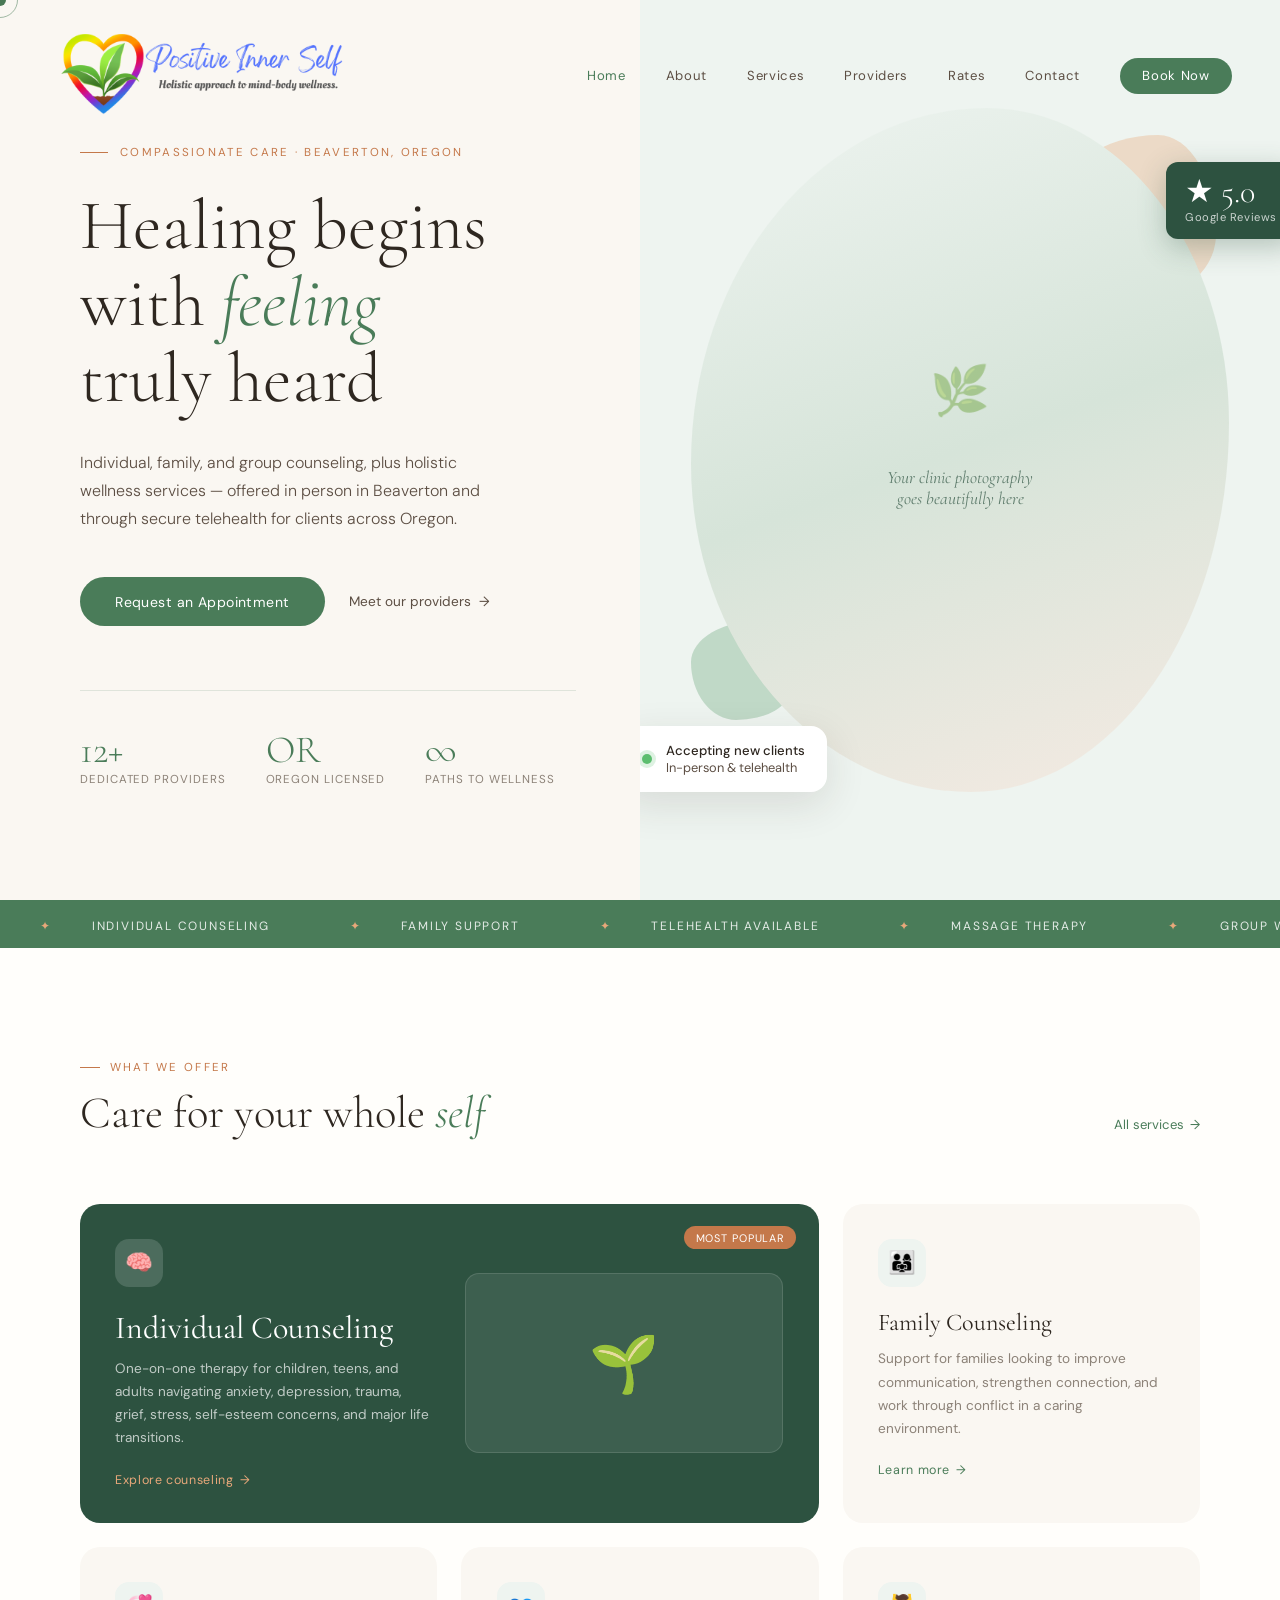
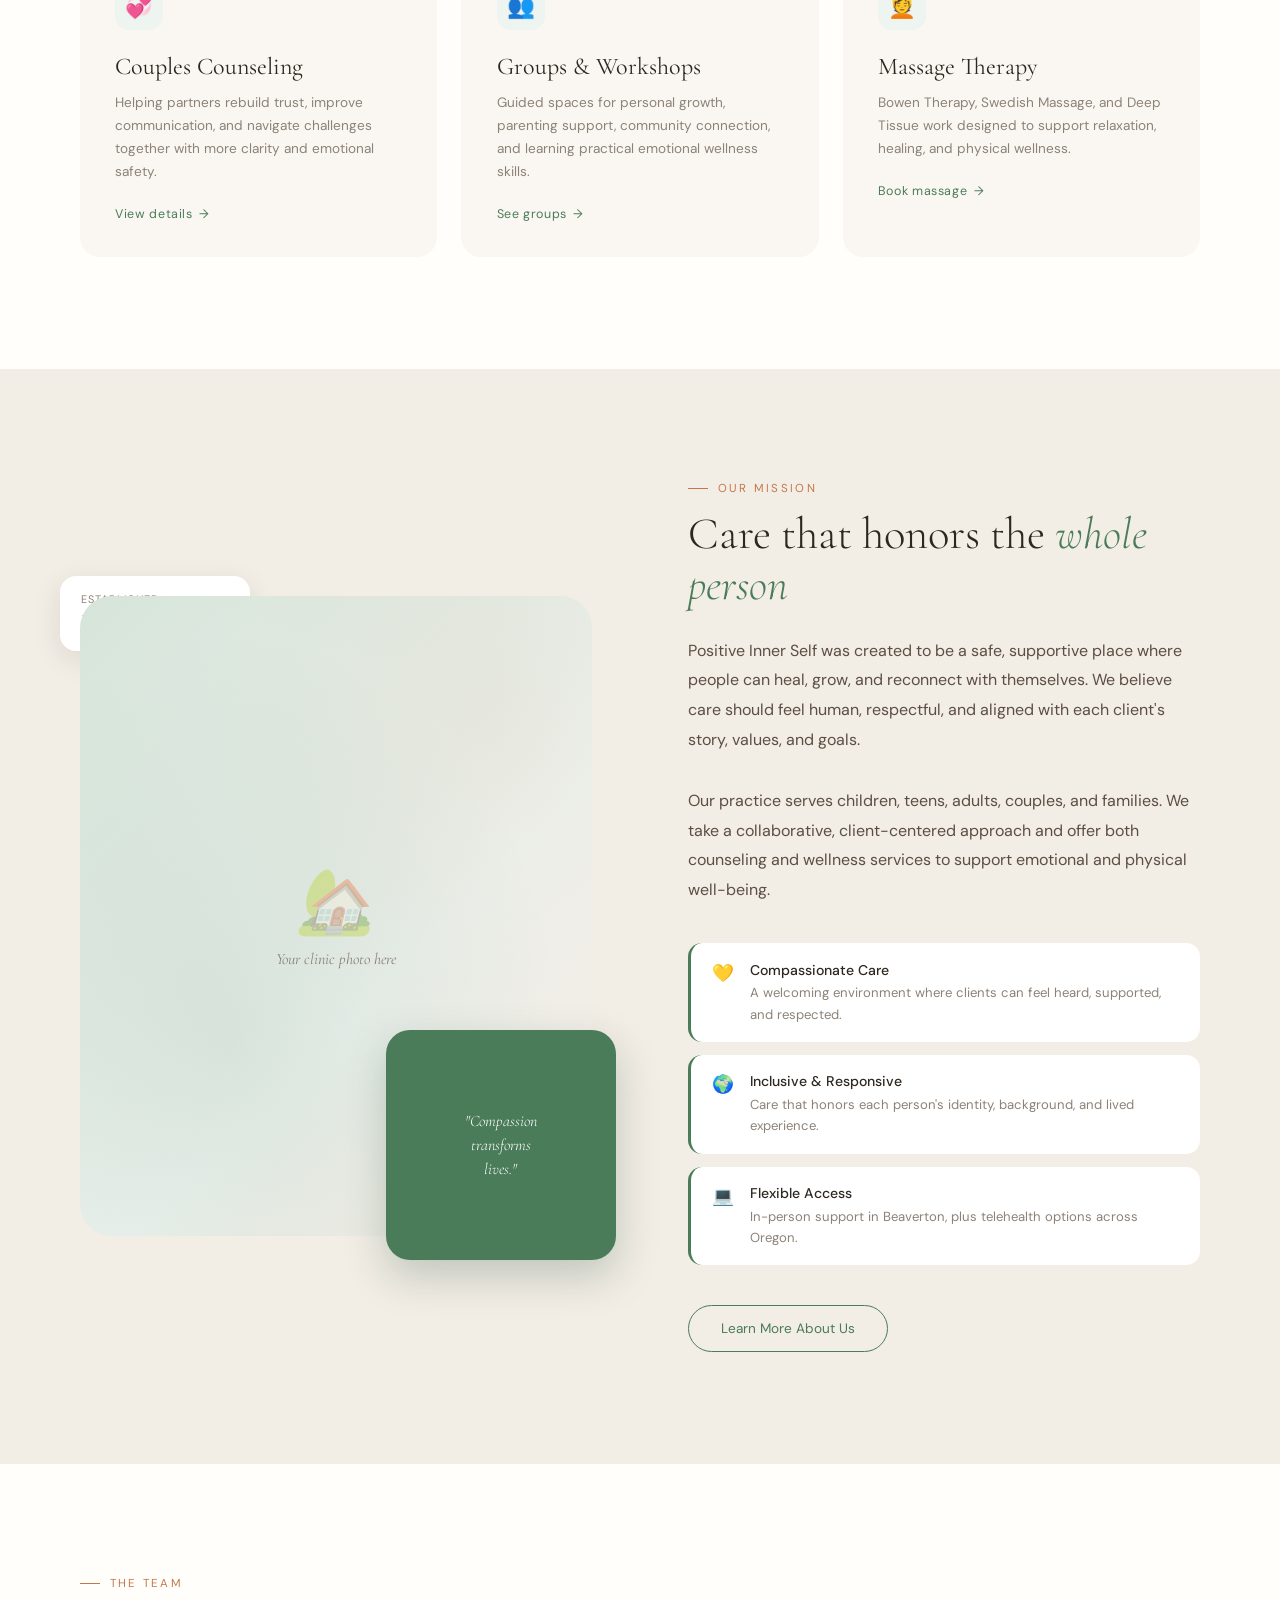
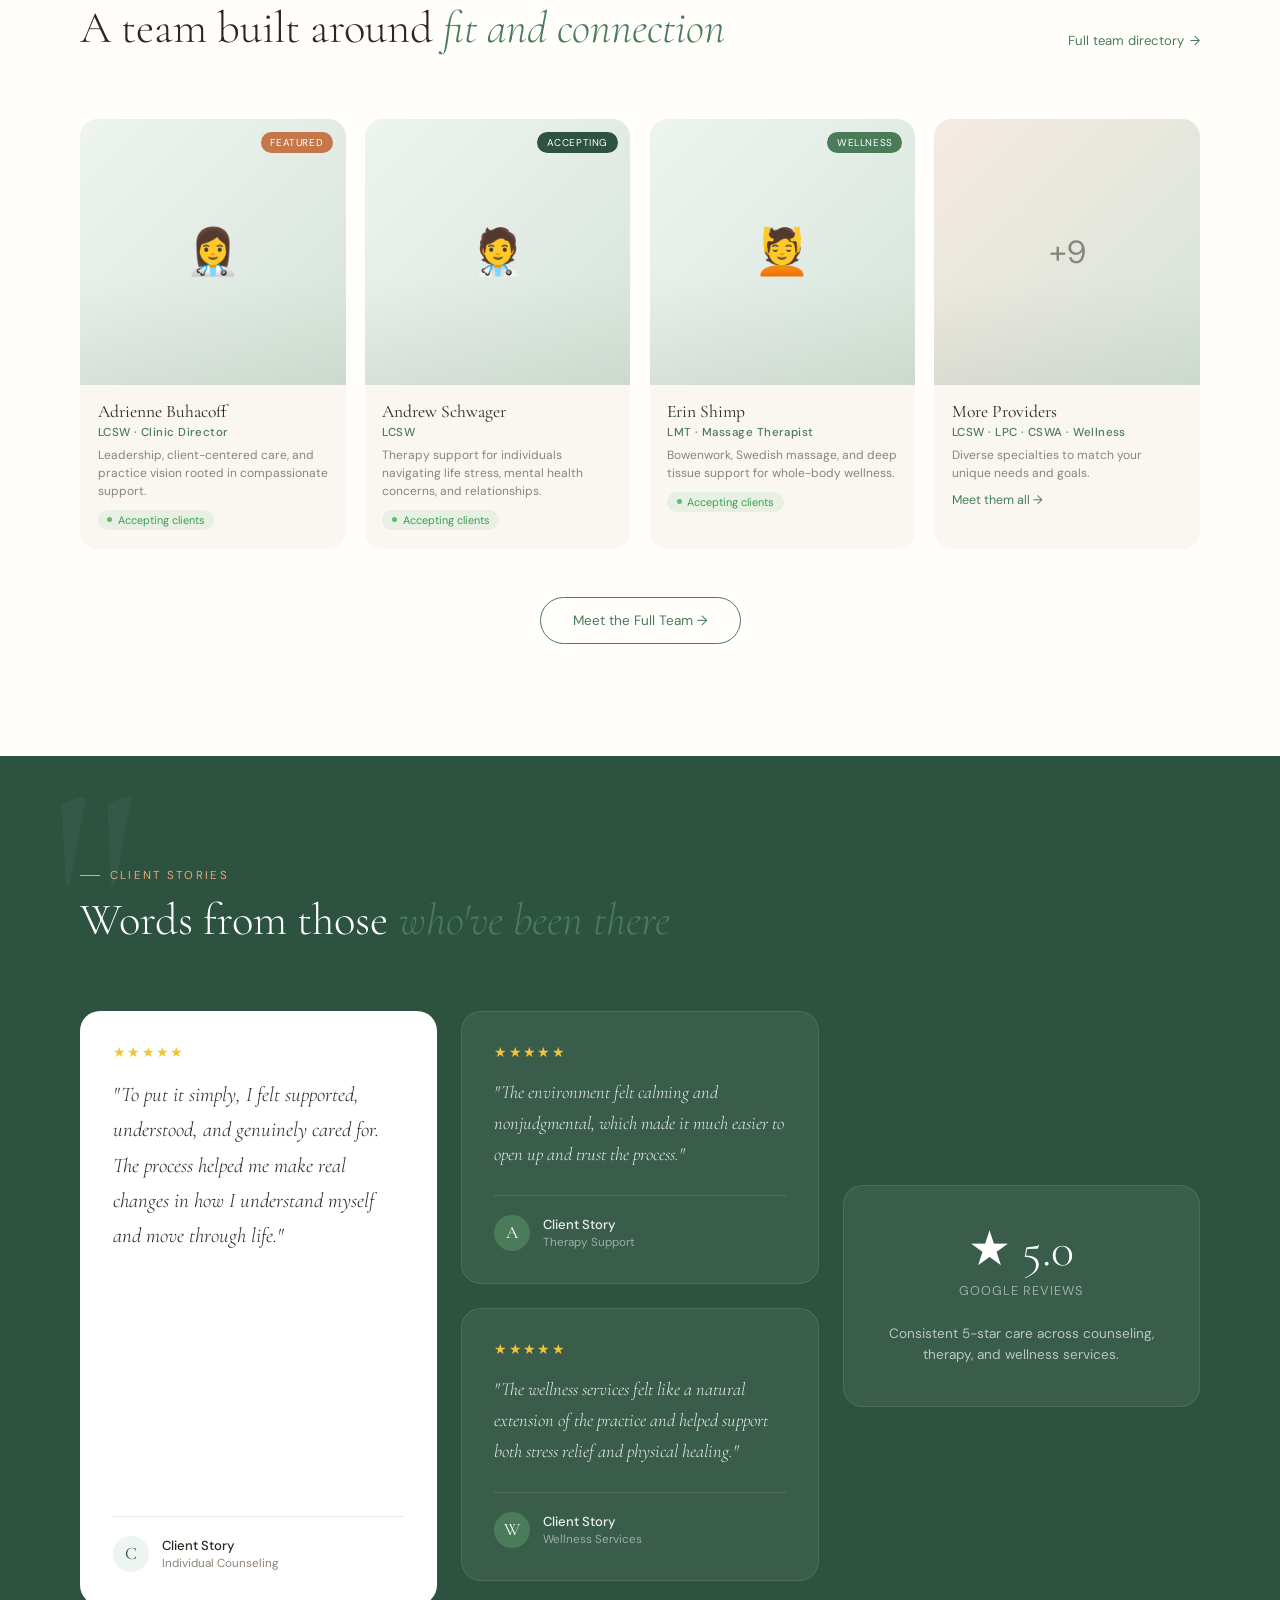
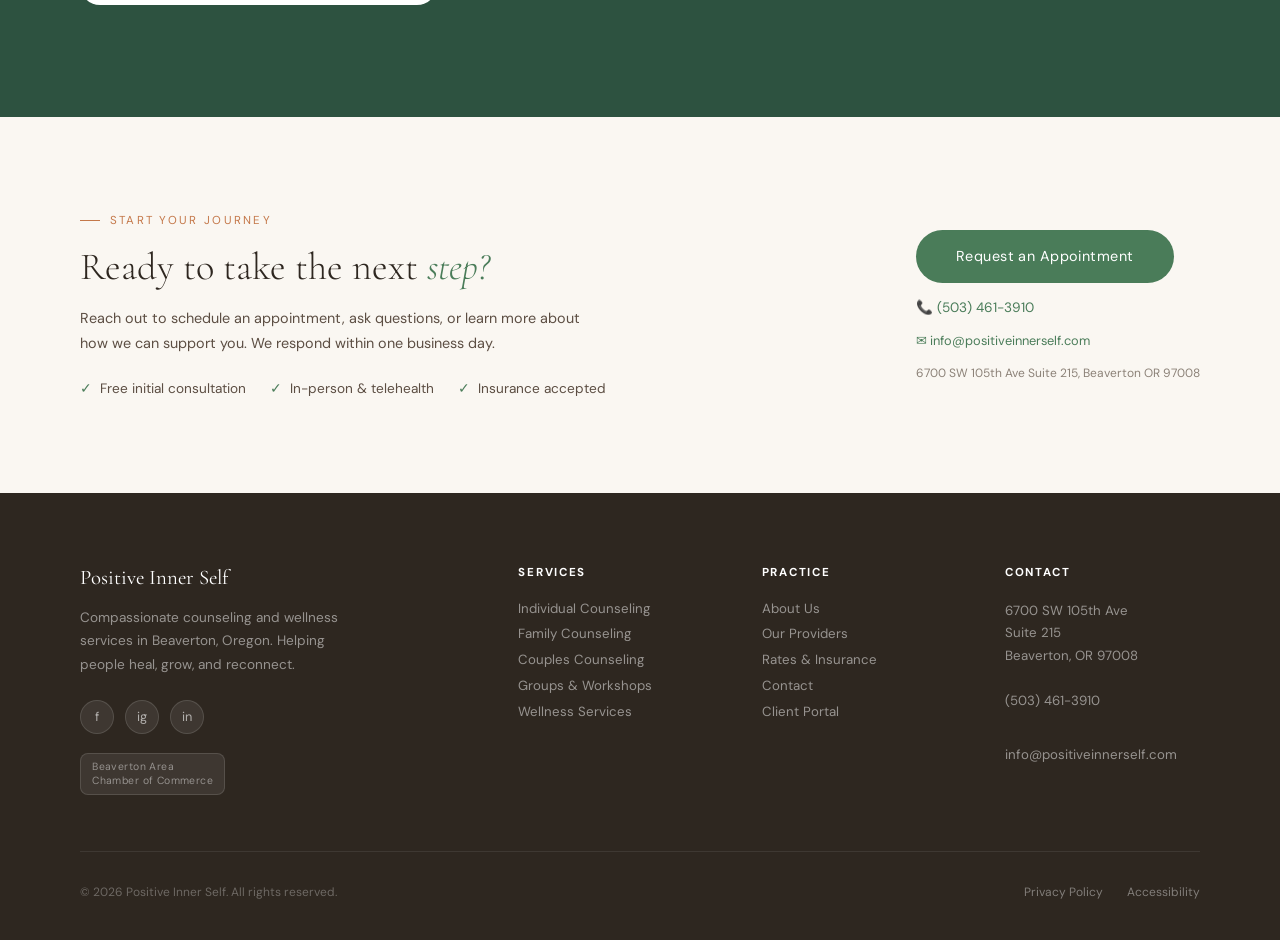
<file: index.html>
<!DOCTYPE html>
<html lang="en">
<head>
<meta charset="UTF-8">
<meta name="viewport" content="width=device-width, initial-scale=1.0">
<title>Positive Inner Self — Compassionate Counseling in Beaverton, OR</title>
<link rel="preconnect" href="https://fonts.googleapis.com">
<link rel="preconnect" href="https://fonts.gstatic.com" crossorigin>
<link href="https://fonts.googleapis.com/css2?family=Cormorant+Garamond:ital,wght@0,300;0,400;0,500;0,600;1,300;1,400&family=DM+Sans:wght@300;400;500&display=swap" rel="stylesheet">
<link rel="stylesheet" href="style.css">
<style>
  /* HOME-SPECIFIC HERO */
  .hero {
    min-height: 100vh;
    display: grid;
    grid-template-columns: 1fr 1fr;
    position: relative;
    overflow: hidden;
  }
  .hero-left {
    background: var(--cream);
    display: flex; flex-direction: column; justify-content: center;
    padding: 8rem 4rem 6rem 5rem;
    position: relative; z-index: 2;
  }
  .hero-eyebrow {
    font-size: 0.72rem; font-weight: 400; letter-spacing: 0.2em;
    text-transform: uppercase; color: var(--clay);
    margin-bottom: 1.8rem; display: flex; align-items: center; gap: 0.75rem;
    opacity: 0; animation: fadeUp 0.8s ease 0.2s forwards;
  }
  .hero-eyebrow::before { content: ''; width: 28px; height: 1px; background: var(--clay); flex-shrink: 0; }
  .hero-headline {
    font-family: 'Cormorant Garamond', serif;
    font-size: clamp(3.2rem, 5.5vw, 5.2rem);
    font-weight: 300; line-height: 1.08; color: var(--bark);
    margin-bottom: 2rem; opacity: 0; animation: fadeUp 0.9s ease 0.35s forwards;
  }
  .hero-headline em { font-style: italic; color: var(--sage); }
  .hero-sub {
    font-size: 1rem; font-weight: 300; line-height: 1.75; color: var(--bark-lt);
    max-width: 400px; margin-bottom: 2.8rem;
    opacity: 0; animation: fadeUp 0.9s ease 0.5s forwards;
  }
  .hero-actions {
    display: flex; align-items: center; gap: 1.5rem;
    opacity: 0; animation: fadeUp 0.9s ease 0.65s forwards;
  }
  .hero-stats {
    margin-top: 4rem; display: flex; gap: 2.5rem;
    padding-top: 2.5rem; border-top: 1px solid rgba(74,124,89,0.15);
    opacity: 0; animation: fadeUp 0.9s ease 0.8s forwards;
  }
  .stat-num { font-family: 'Cormorant Garamond', serif; font-size: 2.4rem; font-weight: 300; color: var(--sage); line-height: 1; margin-bottom: 0.2rem; }
  .stat-label { font-size: 0.72rem; color: var(--stone); letter-spacing: 0.08em; text-transform: uppercase; }
  .hero-right {
    position: relative; background: var(--sage-pale); overflow: hidden;
  }
  .hero-image-wrap { position: absolute; inset: 0; overflow: hidden; }
  .blob-layer { position: absolute; inset: 0; display: flex; align-items: center; justify-content: center; }
  .blob-accent {
    position: absolute; width: 160px; height: 160px;
    background: var(--clay-lt); border-radius: 64% 36% 41% 59% / 47% 62% 38% 53%;
    opacity: 0.35; top: 15%; right: 10%;
    animation: blobMorph 10s ease-in-out infinite;
  }
  .blob-leaf {
    position: absolute; bottom: 20%; left: 8%;
    width: 100px; height: 100px; background: var(--sage-lt);
    border-radius: 72% 28% 55% 45% / 42% 68% 32% 58%;
    opacity: 0.4; animation: blobMorph 7s ease-in-out infinite reverse;
  }
  .hero-photo {
    position: absolute; inset: 12% 8%;
    border-radius: 55% 45% 48% 52% / 52% 46% 54% 48%;
    overflow: hidden; animation: blobMorph 12s ease-in-out infinite;
    background: linear-gradient(135deg, #4A7C59 0%, #7BAE8A 40%, #C4784A 100%);
    opacity: 0; animation: blobMorph 12s ease-in-out infinite, fadeIn 1.1s ease 0.5s forwards;
  }
  .hero-photo-inner {
    width: 100%; height: 100%; display: flex; flex-direction: column;
    align-items: center; justify-content: center;
    background: linear-gradient(160deg, var(--sage-pale) 0%, var(--mist) 50%, var(--blush) 100%);
  }
  .hero-photo-text {
    font-family: 'Cormorant Garamond', serif; font-size: 1.1rem; font-style: italic;
    color: var(--sage-deep); opacity: 0.7; text-align: center; padding: 2rem;
  }
  .photo-icon { font-size: 3rem; margin-bottom: 0.8rem; opacity: 0.4; }
  .hero-badge {
    position: absolute; bottom: 12%; left: -20px;
    background: white; border-radius: 16px; padding: 1rem 1.4rem;
    box-shadow: 0 12px 40px rgba(46,39,32,0.12);
    display: flex; align-items: center; gap: 0.85rem;
    opacity: 0; animation: floatBadge 4s ease-in-out infinite, fadeUp 0.8s ease 1s forwards;
  }
  .badge-dot { width: 10px; height: 10px; background: #5CBE6F; border-radius: 50%; flex-shrink: 0; box-shadow: 0 0 0 4px rgba(92,190,111,0.2); animation: pulse 2s ease-in-out infinite; }
  .badge-text { font-size: 0.8rem; color: var(--bark-lt); }
  .badge-text strong { display: block; font-size: 0.82rem; color: var(--bark); font-weight: 500; }
  .hero-badge2 {
    position: absolute; top: 18%; right: -16px;
    background: var(--sage-deep); color: white; border-radius: 12px;
    padding: 0.9rem 1.2rem; box-shadow: 0 8px 28px rgba(45,82,64,0.3);
    opacity: 0; animation: floatBadge 5s ease-in-out infinite reverse, fadeIn 0.8s ease 1.2s forwards;
  }
  .badge2-num { font-family: 'Cormorant Garamond', serif; font-size: 2rem; font-weight: 300; line-height: 1; }
  .badge2-label { font-size: 0.7rem; opacity: 0.75; margin-top: 2px; letter-spacing: 0.05em; }

  @media (max-width: 900px) {
    .hero { grid-template-columns: 1fr; min-height: auto; }
    .hero-left { padding: 7rem 2rem 4rem; }
    .hero-right { height: 50vw; min-height: 300px; }
  }
</style>
</head>
<body>

<div class="cursor" id="cursor"></div>
<div class="cursor-ring" id="cursor-ring"></div>

<nav id="navbar">
  <a href="index.html" class="nav-logo">
    <img src="logo.png?v=4" alt="Positive Inner Self Logo">
  </a>

  <div class="nav-links">
    <a href="index.html">Home</a>
    <a href="about.html">About</a>
    <a href="services.html">Services</a>
    <a href="providers.html">Providers</a>
    <a href="rates.html">Rates</a>
    <a href="contact.html">Contact</a>
    <a href="contact.html" class="nav-cta">Book Now</a>
  </div>
</nav>

<!-- HERO -->
<section class="hero" id="main">
  <div class="hero-left">
    <div class="hero-eyebrow">Compassionate Care · Beaverton, Oregon</div>
    <h1 class="hero-headline">
      Healing begins<br>with <em>feeling</em><br>truly heard
    </h1>
    <p class="hero-sub">
      Individual, family, and group counseling, plus holistic wellness services — offered in person in Beaverton and through secure telehealth for clients across Oregon.
    </p>
    <div class="hero-actions">
      <a href="contact.html" class="btn-primary">Request an Appointment</a>
      <a href="providers.html" class="btn-ghost">Meet our providers</a>
    </div>
    <div class="hero-stats">
      <div>
        <div class="stat-num">12+</div>
        <div class="stat-label">Dedicated providers</div>
      </div>
      <div>
        <div class="stat-num">OR</div>
        <div class="stat-label">Oregon licensed</div>
      </div>
      <div>
        <div class="stat-num">∞</div>
        <div class="stat-label">Paths to wellness</div>
      </div>
    </div>
  </div>

  <div class="hero-right">
    <div class="hero-image-wrap">
      <div class="blob-layer">
        <div class="blob-accent"></div>
        <div class="blob-leaf"></div>
      </div>
      <div class="hero-photo">
        <div class="hero-photo-inner">
          <div class="photo-icon">🌿</div>
          <div class="hero-photo-text">Your clinic photography<br>goes beautifully here</div>
        </div>
      </div>
    </div>
    <div class="hero-badge">
      <div class="badge-dot"></div>
      <div class="badge-text">
        <strong>Accepting new clients</strong>
        In-person &amp; telehealth
      </div>
    </div>
    <div class="hero-badge2">
      <div class="badge2-num">★ 5.0</div>
      <div class="badge2-label">Google Reviews</div>
    </div>
  </div>
</section>

<!-- MARQUEE -->
<div class="marquee-strip">
  <div class="marquee-inner">
    <span>Individual Counseling</span><span>Family Support</span><span>Telehealth Available</span><span>Massage Therapy</span><span>Group Workshops</span><span>Trauma-Informed Care</span><span>Clinical Supervision</span><span>Acupuncture</span><span>Client-Centered Care</span><span>Individual Counseling</span><span>Family Support</span><span>Telehealth Available</span><span>Massage Therapy</span><span>Group Workshops</span><span>Trauma-Informed Care</span><span>Clinical Supervision</span><span>Acupuncture</span><span>Client-Centered Care</span>
  </div>
</div>

<!-- SERVICES -->
<section class="services" id="services">
  <div class="section-header">
    <div>
      <div class="section-tag">What we offer</div>
      <h2 class="section-title">Care for your whole <em>self</em></h2>
    </div>
    <a href="services.html" class="see-all">All services</a>
  </div>
  <div class="services-grid">

    <a href="services.html#individual" class="service-card featured reveal">
      <div>
        <div class="service-tag">Most popular</div>
        <div class="service-icon">🧠</div>
        <div class="service-name">Individual Counseling</div>
        <div class="service-desc">One-on-one therapy for children, teens, and adults navigating anxiety, depression, trauma, grief, stress, self-esteem concerns, and major life transitions.</div>
        <div class="service-link">Explore counseling</div>
      </div>
      <div class="service-card-visual">🌱</div>
    </a>

    <a href="services.html#family" class="service-card reveal reveal-delay-1">
      <div class="service-icon">👨‍👩‍👧</div>
      <div class="service-name">Family Counseling</div>
      <div class="service-desc">Support for families looking to improve communication, strengthen connection, and work through conflict in a caring environment.</div>
      <div class="service-link">Learn more</div>
    </a>

    <a href="services.html#couples" class="service-card reveal reveal-delay-2">
      <div class="service-icon">💞</div>
      <div class="service-name">Couples Counseling</div>
      <div class="service-desc">Helping partners rebuild trust, improve communication, and navigate challenges together with more clarity and emotional safety.</div>
      <div class="service-link">View details</div>
    </a>

    <a href="services.html#groups" class="service-card reveal reveal-delay-3">
      <div class="service-icon">👥</div>
      <div class="service-name">Groups &amp; Workshops</div>
      <div class="service-desc">Guided spaces for personal growth, parenting support, community connection, and learning practical emotional wellness skills.</div>
      <div class="service-link">See groups</div>
    </a>

    <a href="services.html#massage" class="service-card reveal reveal-delay-4">
      <div class="service-icon">💆</div>
      <div class="service-name">Massage Therapy</div>
      <div class="service-desc">Bowen Therapy, Swedish Massage, and Deep Tissue work designed to support relaxation, healing, and physical wellness.</div>
      <div class="service-link">Book massage</div>
    </a>

  </div>
</section>

<!-- ABOUT -->
<section class="about" id="about">
  <div class="about-visual reveal">
    <div class="about-img-float">
      <div class="float-label">Established</div>
      <div class="float-val">Beaverton, OR</div>
    </div>
    <div class="about-img-main">
      <div style="text-align:center; z-index:1; position:relative;">
        <div style="font-size:4rem; margin-bottom:0.5rem; opacity:0.35;">🏡</div>
        <div>Your clinic photo here</div>
      </div>
    </div>
    <div class="about-img-accent">
      <div class="accent-quote">"Compassion<br>transforms<br>lives."</div>
    </div>
  </div>

  <div class="about-content reveal reveal-delay-2">
    <div class="section-tag">Our mission</div>
    <h2 class="section-title" style="margin-bottom:1.5rem;">Care that honors the <em>whole person</em></h2>
    <p class="about-body">
      Positive Inner Self was created to be a safe, supportive place where people can heal, grow, and reconnect with themselves. We believe care should feel human, respectful, and aligned with each client's story, values, and goals.
    </p>
    <p class="about-body" style="margin-bottom:0;">
      Our practice serves children, teens, adults, couples, and families. We take a collaborative, client-centered approach and offer both counseling and wellness services to support emotional and physical well-being.
    </p>
    <div class="about-values">
      <div class="value-item">
        <div class="value-icon">💛</div>
        <div class="value-text">
          <strong>Compassionate Care</strong>
          <span>A welcoming environment where clients can feel heard, supported, and respected.</span>
        </div>
      </div>
      <div class="value-item">
        <div class="value-icon">🌍</div>
        <div class="value-text">
          <strong>Inclusive &amp; Responsive</strong>
          <span>Care that honors each person's identity, background, and lived experience.</span>
        </div>
      </div>
      <div class="value-item">
        <div class="value-icon">💻</div>
        <div class="value-text">
          <strong>Flexible Access</strong>
          <span>In-person support in Beaverton, plus telehealth options across Oregon.</span>
        </div>
      </div>
    </div>
    <div style="margin-top:2.5rem;">
      <a href="about.html" class="btn-outline">Learn More About Us</a>
    </div>
  </div>
</section>

<!-- PROVIDERS -->
<section class="providers" id="providers">
  <div class="section-header reveal">
    <div>
      <div class="section-tag">The team</div>
      <h2 class="section-title">A team built around <em>fit and connection</em></h2>
    </div>
    <a href="providers.html" class="see-all">Full team directory</a>
  </div>
  <div class="providers-grid">

    <div class="provider-card reveal">
      <div class="provider-photo">👩‍⚕️
        <span class="provider-badge">Featured</span>
      </div>
      <div class="provider-info">
        <div class="provider-name">Adrienne Buhacoff</div>
        <div class="provider-cred">LCSW · Clinic Director</div>
        <div class="provider-spec">Leadership, client-centered care, and practice vision rooted in compassionate support.</div>
        <div class="provider-avail"><div class="avail-dot"></div> Accepting clients</div>
      </div>
    </div>

    <div class="provider-card reveal reveal-delay-1">
      <div class="provider-photo">🧑‍⚕️
        <span class="provider-badge inquiries">Accepting</span>
      </div>
      <div class="provider-info">
        <div class="provider-name">Andrew Schwager</div>
        <div class="provider-cred">LCSW</div>
        <div class="provider-spec">Therapy support for individuals navigating life stress, mental health concerns, and relationships.</div>
        <div class="provider-avail"><div class="avail-dot"></div> Accepting clients</div>
      </div>
    </div>

    <div class="provider-card reveal reveal-delay-2">
      <div class="provider-photo">💆
        <span class="provider-badge wellness">Wellness</span>
      </div>
      <div class="provider-info">
        <div class="provider-name">Erin Shimp</div>
        <div class="provider-cred">LMT · Massage Therapist</div>
        <div class="provider-spec">Bowenwork, Swedish massage, and deep tissue support for whole-body wellness.</div>
        <div class="provider-avail"><div class="avail-dot"></div> Accepting clients</div>
      </div>
    </div>

    <div class="provider-card reveal reveal-delay-3">
      <div class="provider-photo" style="background: linear-gradient(135deg, var(--blush), var(--mist));">
        <span style="font-size:2rem; opacity:0.5;">+9</span>
      </div>
      <div class="provider-info">
        <div class="provider-name">More Providers</div>
        <div class="provider-cred">LCSW · LPC · CSWA · Wellness</div>
        <div class="provider-spec">Diverse specialties to match your unique needs and goals.</div>
        <a href="providers.html" style="display:inline-block; margin-top:0.6rem; font-size:0.78rem; color:var(--sage); text-decoration:none;">Meet them all →</a>
      </div>
    </div>

  </div>
  <div class="providers-cta reveal">
    <a href="providers.html" class="btn-outline">Meet the Full Team →</a>
  </div>
</section>

<!-- TESTIMONIALS -->
<section class="testimonials" id="testimonials">
  <div class="section-header reveal">
    <div>
      <div class="section-tag">Client stories</div>
      <h2 class="section-title">Words from those <em>who've been there</em></h2>
    </div>
  </div>
  <div class="reviews-grid">

    <div class="review-card featured-review reveal">
      <div class="stars">★★★★★</div>
      <div class="review-text">
        "To put it simply, I felt supported, understood, and genuinely cared for. The process helped me make real changes in how I understand myself and move through life."
      </div>
      <div class="review-author">
        <div class="author-avatar">C</div>
        <div>
          <div class="author-name">Client Story</div>
          <div class="author-service">Individual Counseling</div>
        </div>
      </div>
    </div>

    <div style="display:flex; flex-direction:column; gap:1.5rem;">
      <div class="review-card reveal reveal-delay-1">
        <div class="stars">★★★★★</div>
        <div class="review-text">"The environment felt calming and nonjudgmental, which made it much easier to open up and trust the process."</div>
        <div class="review-author">
          <div class="author-avatar">A</div>
          <div>
            <div class="author-name">Client Story</div>
            <div class="author-service">Therapy Support</div>
          </div>
        </div>
      </div>

      <div class="review-card reveal reveal-delay-2">
        <div class="stars">★★★★★</div>
        <div class="review-text">"The wellness services felt like a natural extension of the practice and helped support both stress relief and physical healing."</div>
        <div class="review-author">
          <div class="author-avatar">W</div>
          <div>
            <div class="author-name">Client Story</div>
            <div class="author-service">Wellness Services</div>
          </div>
        </div>
      </div>
    </div>

    <div style="display:flex; flex-direction:column; gap:1.5rem; justify-content:center;">
      <div style="background:rgba(255,255,255,0.06); border:1px solid rgba(255,255,255,0.1); border-radius:20px; padding:2.5rem; text-align:center;" class="reveal reveal-delay-3">
        <div style="font-family:'Cormorant Garamond',serif; font-size:3rem; font-weight:300; color:white; line-height:1;">★ 5.0</div>
        <div style="font-size:0.8rem; color:rgba(255,255,255,0.5); margin-top:0.5rem; letter-spacing:0.08em; text-transform:uppercase;">Google Reviews</div>
        <div style="margin-top:1.5rem; font-size:0.85rem; color:rgba(255,255,255,0.65); line-height:1.6;">Consistent 5-star care across counseling, therapy, and wellness services.</div>
      </div>
    </div>

  </div>
</section>

<!-- BOOKING CTA -->
<section class="booking-cta" id="contact">
  <div class="reveal">
    <div class="cta-eyebrow">Start your journey</div>
    <h2 class="cta-title">Ready to take the next <em>step?</em></h2>
    <p class="cta-body">Reach out to schedule an appointment, ask questions, or learn more about how we can support you. We respond within one business day.</p>
    <div class="cta-checks">
      <div class="cta-check"><span>✓</span> Free initial consultation</div>
      <div class="cta-check"><span>✓</span> In-person &amp; telehealth</div>
      <div class="cta-check"><span>✓</span> Insurance accepted</div>
    </div>
  </div>
  <div class="cta-actions reveal reveal-delay-2">
    <a href="contact.html" class="btn-primary" style="font-size:0.9rem; padding:1.1rem 2.5rem;">Request an Appointment</a>
    <a href="tel:5034613910" class="cta-phone">📞 (503) 461-3910</a>
    <a href="mailto:info@positiveinnerself.com" class="cta-phone" style="font-size:0.8rem;">✉ info@positiveinnerself.com</a>
    <div class="cta-note">6700 SW 105th Ave Suite 215, Beaverton OR 97008</div>
  </div>
</section>

<!-- FOOTER -->
<footer>
  <div class="footer-grid">
    <div>
      <a href="index.html" class="footer-logo">Positive Inner Self</a>
      <p class="footer-tagline">Compassionate counseling and wellness services in Beaverton, Oregon. Helping people heal, grow, and reconnect.</p>
      <div class="footer-social">
        <a href="#" class="social-btn">f</a>
        <a href="#" class="social-btn">ig</a>
        <a href="#" class="social-btn">in</a>
      </div>
      <div class="footer-badges">
        <div class="chamber-badge">Beaverton Area<br>Chamber of Commerce</div>
      </div>
    </div>
    <div class="footer-col">
      <h4>Services</h4>
      <a href="services.html#individual">Individual Counseling</a>
      <a href="services.html#family">Family Counseling</a>
      <a href="services.html#couples">Couples Counseling</a>
      <a href="services.html#groups">Groups &amp; Workshops</a>
      <a href="services.html#wellness">Wellness Services</a>
    </div>
    <div class="footer-col">
      <h4>Practice</h4>
      <a href="about.html">About Us</a>
      <a href="providers.html">Our Providers</a>
      <a href="rates.html">Rates &amp; Insurance</a>
      <a href="contact.html">Contact</a>
      <a href="portal.html">Client Portal</a>
    </div>
    <div class="footer-col">
      <h4>Contact</h4>
      <address>
        6700 SW 105th Ave<br>
        Suite 215<br>
        Beaverton, OR 97008<br><br>
        <a href="tel:5034613910">(503) 461-3910</a><br>
        <a href="mailto:info@positiveinnerself.com">info@positiveinnerself.com</a>
      </address>
    </div>
  </div>
  <div class="footer-bottom">
    <span>© 2026 Positive Inner Self. All rights reserved.</span>
    <div style="display:flex; gap:1.5rem;">
      <a href="#">Privacy Policy</a>
      <a href="#">Accessibility</a>
    </div>
  </div>
</footer>

<script src="main.js"></script>
</body>
</html>
</file>
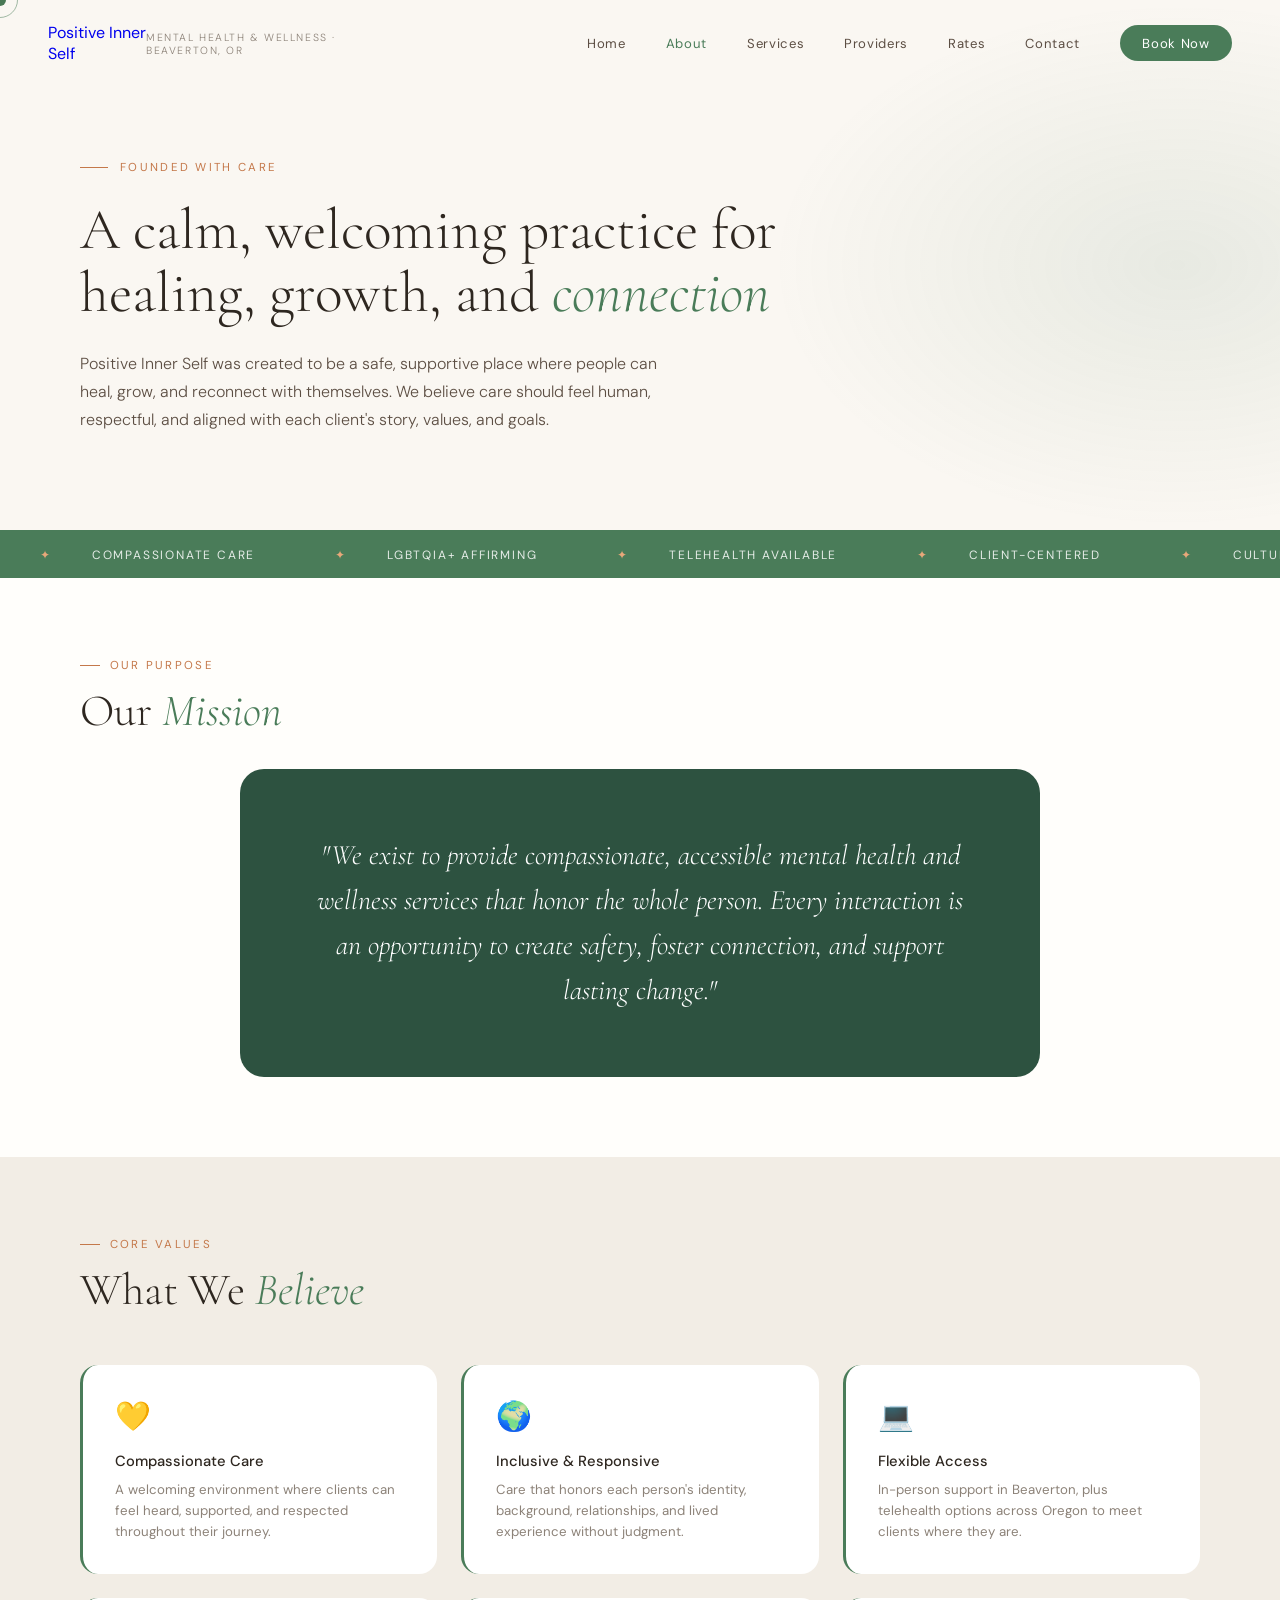
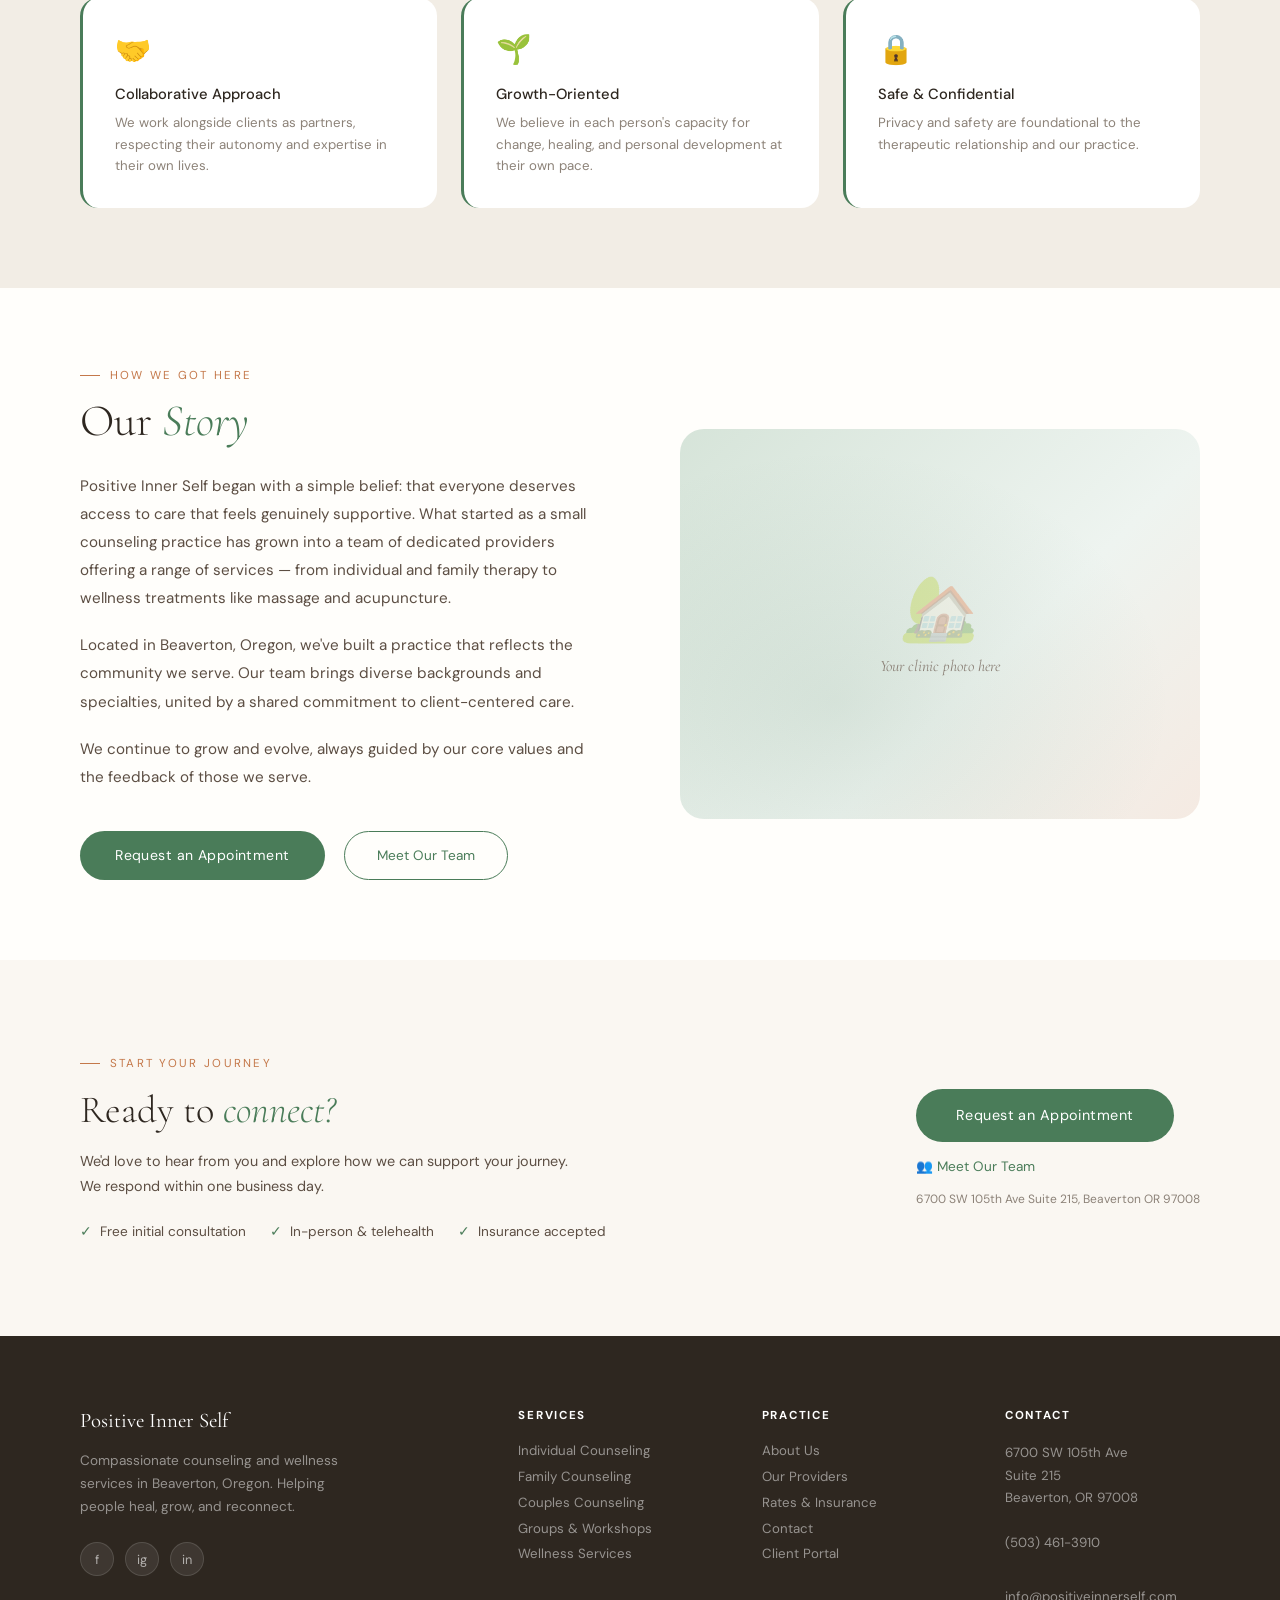
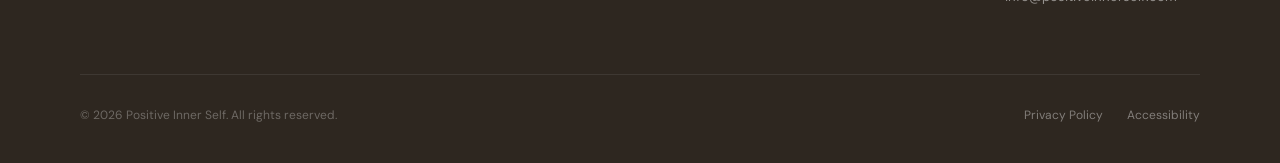
<file: about.html>
<!DOCTYPE html>
<html lang="en">
<head>
<meta charset="UTF-8">
<meta name="viewport" content="width=device-width, initial-scale=1.0">
<title>About Us — Positive Inner Self</title>
<link rel="preconnect" href="https://fonts.googleapis.com">
<link rel="preconnect" href="https://fonts.gstatic.com" crossorigin>
<link href="https://fonts.googleapis.com/css2?family=Cormorant+Garamond:ital,wght@0,300;0,400;0,500;0,600;1,300;1,400&family=DM+Sans:wght@300;400;500&display=swap" rel="stylesheet">
<link rel="stylesheet" href="style.css">
</head>
<body>

<div class="cursor" id="cursor"></div>
<div class="cursor-ring" id="cursor-ring"></div>

<nav id="navbar">
  <a href="index.html" class="nav-logo">
    Positive Inner Self
    <span>Mental Health &amp; Wellness · Beaverton, OR</span>
  </a>
  <div class="nav-links">
    <a href="index.html">Home</a>
    <a href="about.html">About</a>
    <a href="services.html">Services</a>
    <a href="providers.html">Providers</a>
    <a href="rates.html">Rates</a>
    <a href="contact.html">Contact</a>
    <a href="contact.html" class="nav-cta">Book Now</a>
  </div>
</nav>

<!-- PAGE HERO -->
<section class="page-hero" id="main">
  <div class="page-eyebrow">Founded with care</div>
  <h1 class="page-headline">A calm, welcoming practice for healing, growth, and <em>connection</em></h1>
  <p class="page-sub">Positive Inner Self was created to be a safe, supportive place where people can heal, grow, and reconnect with themselves. We believe care should feel human, respectful, and aligned with each client's story, values, and goals.</p>
</section>

<!-- MARQUEE -->
<div class="marquee-strip">
  <div class="marquee-inner">
    <span>Compassionate Care</span><span>LGBTQIA+ Affirming</span><span>Telehealth Available</span><span>Client-Centered</span><span>Culturally Responsive</span><span>Growth-Oriented</span><span>Safe &amp; Confidential</span><span>Collaborative Approach</span><span>Compassionate Care</span><span>LGBTQIA+ Affirming</span><span>Telehealth Available</span><span>Client-Centered</span><span>Culturally Responsive</span><span>Growth-Oriented</span><span>Safe &amp; Confidential</span><span>Collaborative Approach</span>
  </div>
</div>

<!-- MISSION -->
<div class="mission-section">
  <div class="section-tag">Our purpose</div>
  <h2 class="section-title" style="margin-bottom:2rem;">Our <em>Mission</em></h2>
  <div class="mission-box reveal">
    <p>"We exist to provide compassionate, accessible mental health and wellness services that honor the whole person. Every interaction is an opportunity to create safety, foster connection, and support lasting change."</p>
  </div>
</div>

<!-- BELIEFS -->
<div class="beliefs-section">
  <div class="section-tag">Core values</div>
  <h2 class="section-title">What We <em>Believe</em></h2>
  <div class="beliefs-grid">

    <div class="belief-card reveal">
      <div class="belief-icon">💛</div>
      <div class="belief-name">Compassionate Care</div>
      <div class="belief-desc">A welcoming environment where clients can feel heard, supported, and respected throughout their journey.</div>
    </div>

    <div class="belief-card reveal reveal-delay-1">
      <div class="belief-icon">🌍</div>
      <div class="belief-name">Inclusive &amp; Responsive</div>
      <div class="belief-desc">Care that honors each person's identity, background, relationships, and lived experience without judgment.</div>
    </div>

    <div class="belief-card reveal reveal-delay-2">
      <div class="belief-icon">💻</div>
      <div class="belief-name">Flexible Access</div>
      <div class="belief-desc">In-person support in Beaverton, plus telehealth options across Oregon to meet clients where they are.</div>
    </div>

    <div class="belief-card reveal reveal-delay-1">
      <div class="belief-icon">🤝</div>
      <div class="belief-name">Collaborative Approach</div>
      <div class="belief-desc">We work alongside clients as partners, respecting their autonomy and expertise in their own lives.</div>
    </div>

    <div class="belief-card reveal reveal-delay-2">
      <div class="belief-icon">🌱</div>
      <div class="belief-name">Growth-Oriented</div>
      <div class="belief-desc">We believe in each person's capacity for change, healing, and personal development at their own pace.</div>
    </div>

    <div class="belief-card reveal reveal-delay-3">
      <div class="belief-icon">🔒</div>
      <div class="belief-name">Safe &amp; Confidential</div>
      <div class="belief-desc">Privacy and safety are foundational to the therapeutic relationship and our practice.</div>
    </div>

  </div>
</div>

<!-- OUR STORY -->
<div class="story-section">
  <div class="story-text reveal">
    <div class="section-tag">How we got here</div>
    <h2 class="section-title" style="margin-bottom:1.5rem;">Our <em>Story</em></h2>
    <p>Positive Inner Self began with a simple belief: that everyone deserves access to care that feels genuinely supportive. What started as a small counseling practice has grown into a team of dedicated providers offering a range of services — from individual and family therapy to wellness treatments like massage and acupuncture.</p>
    <p>Located in Beaverton, Oregon, we've built a practice that reflects the community we serve. Our team brings diverse backgrounds and specialties, united by a shared commitment to client-centered care.</p>
    <p>We continue to grow and evolve, always guided by our core values and the feedback of those we serve.</p>
    <div style="margin-top:2.5rem; display:flex; gap:1.2rem; flex-wrap:wrap;">
      <a href="contact.html" class="btn-primary">Request an Appointment</a>
      <a href="providers.html" class="btn-outline">Meet Our Team</a>
    </div>
  </div>
  <div class="story-visual reveal reveal-delay-2">
    <div class="story-visual-inner">
      <span class="icon">🏡</span>
      Your clinic photo here
    </div>
  </div>
</div>

<!-- BOOKING CTA -->
<section class="booking-cta">
  <div class="reveal">
    <div class="cta-eyebrow">Start your journey</div>
    <h2 class="cta-title">Ready to <em>connect?</em></h2>
    <p class="cta-body">We'd love to hear from you and explore how we can support your journey. We respond within one business day.</p>
    <div class="cta-checks">
      <div class="cta-check"><span>✓</span> Free initial consultation</div>
      <div class="cta-check"><span>✓</span> In-person &amp; telehealth</div>
      <div class="cta-check"><span>✓</span> Insurance accepted</div>
    </div>
  </div>
  <div class="cta-actions reveal reveal-delay-2">
    <a href="contact.html" class="btn-primary" style="font-size:0.9rem; padding:1.1rem 2.5rem;">Request an Appointment</a>
    <a href="providers.html" class="cta-phone">👥 Meet Our Team</a>
    <div class="cta-note">6700 SW 105th Ave Suite 215, Beaverton OR 97008</div>
  </div>
</section>

<!-- FOOTER -->
<footer>
  <div class="footer-grid">
    <div>
      <a href="index.html" class="footer-logo">Positive Inner Self</a>
      <p class="footer-tagline">Compassionate counseling and wellness services in Beaverton, Oregon. Helping people heal, grow, and reconnect.</p>
      <div class="footer-social">
        <a href="#" class="social-btn">f</a>
        <a href="#" class="social-btn">ig</a>
        <a href="#" class="social-btn">in</a>
      </div>
    </div>
    <div class="footer-col">
      <h4>Services</h4>
      <a href="services.html#individual">Individual Counseling</a>
      <a href="services.html#family">Family Counseling</a>
      <a href="services.html#couples">Couples Counseling</a>
      <a href="services.html#groups">Groups &amp; Workshops</a>
      <a href="services.html#wellness">Wellness Services</a>
    </div>
    <div class="footer-col">
      <h4>Practice</h4>
      <a href="about.html">About Us</a>
      <a href="providers.html">Our Providers</a>
      <a href="rates.html">Rates &amp; Insurance</a>
      <a href="contact.html">Contact</a>
      <a href="portal.html">Client Portal</a>
    </div>
    <div class="footer-col">
      <h4>Contact</h4>
      <address>
        6700 SW 105th Ave<br>Suite 215<br>Beaverton, OR 97008<br><br>
        <a href="tel:5034613910">(503) 461-3910</a><br>
        <a href="mailto:info@positiveinnerself.com">info@positiveinnerself.com</a>
      </address>
    </div>
  </div>
  <div class="footer-bottom">
    <span>© 2026 Positive Inner Self. All rights reserved.</span>
    <div style="display:flex; gap:1.5rem;">
      <a href="#">Privacy Policy</a>
      <a href="#">Accessibility</a>
    </div>
  </div>
</footer>

<script src="main.js"></script>
</body>
</html>
</file>
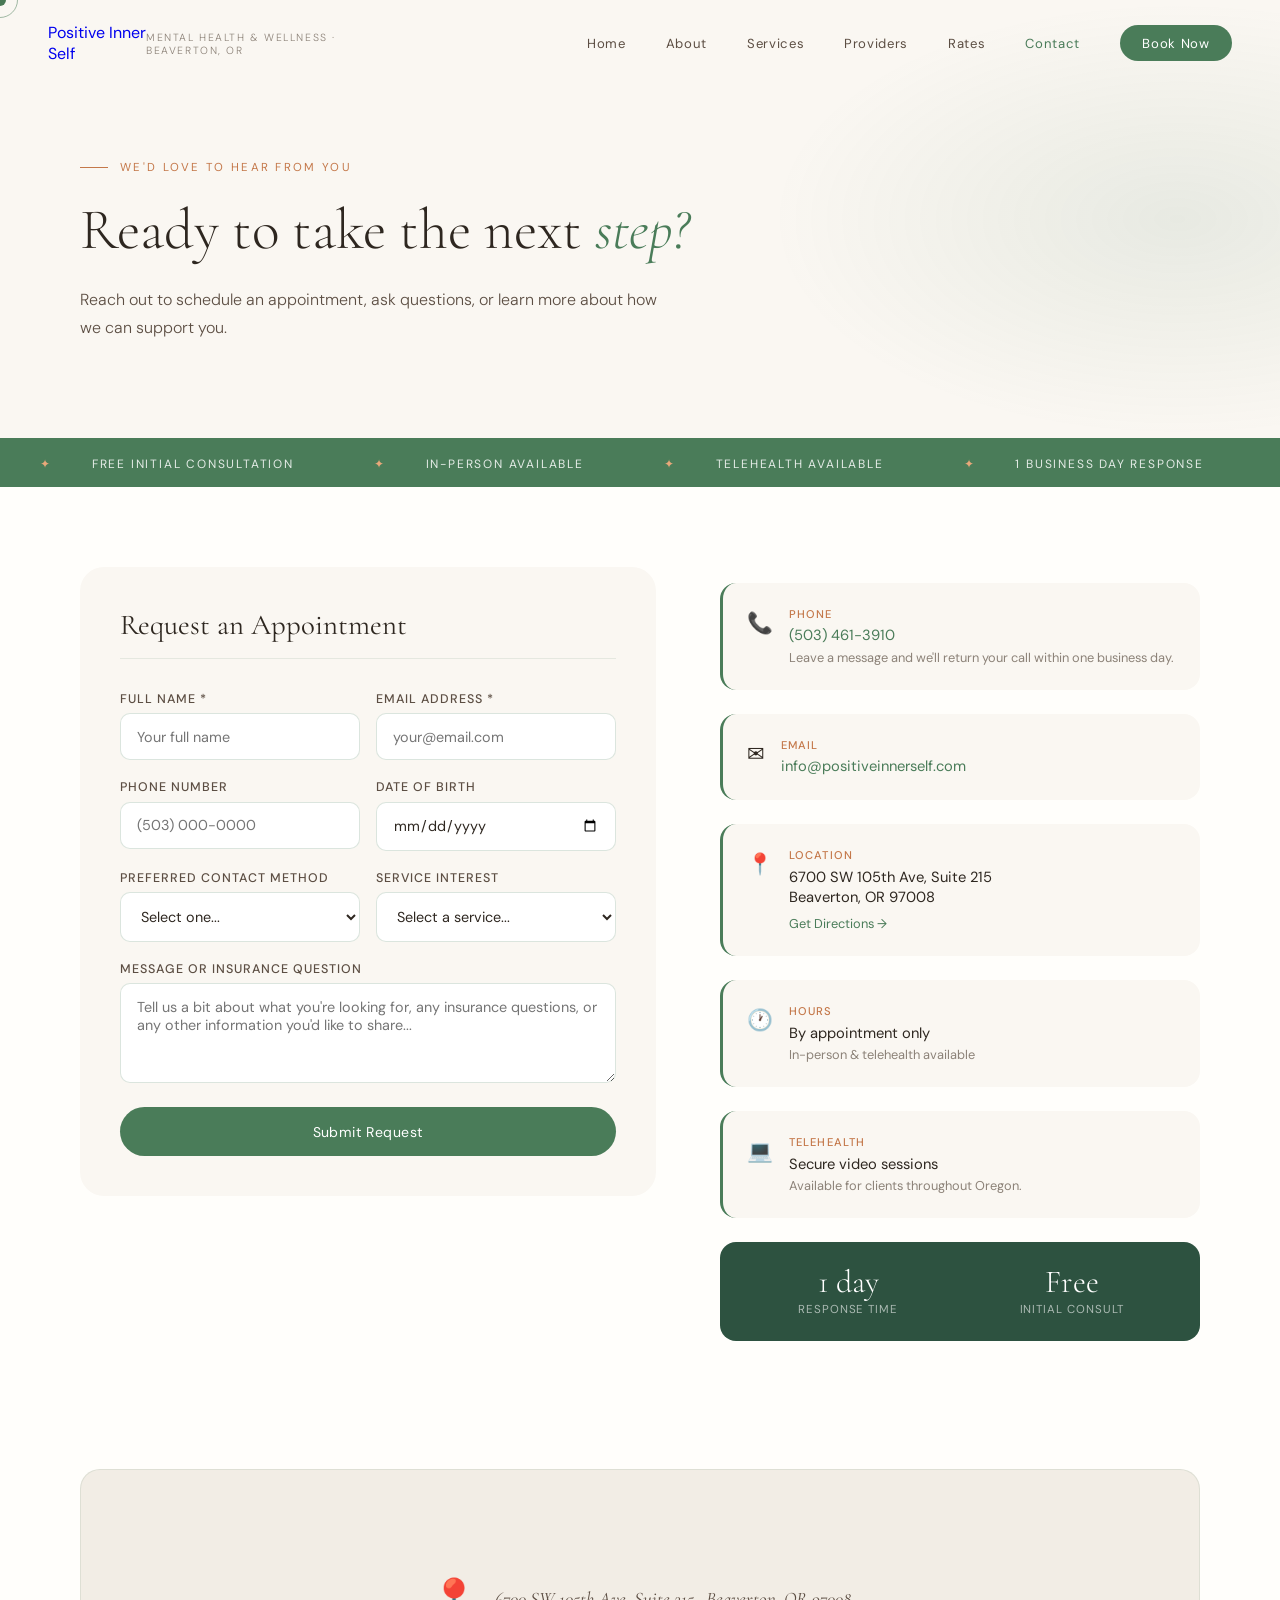
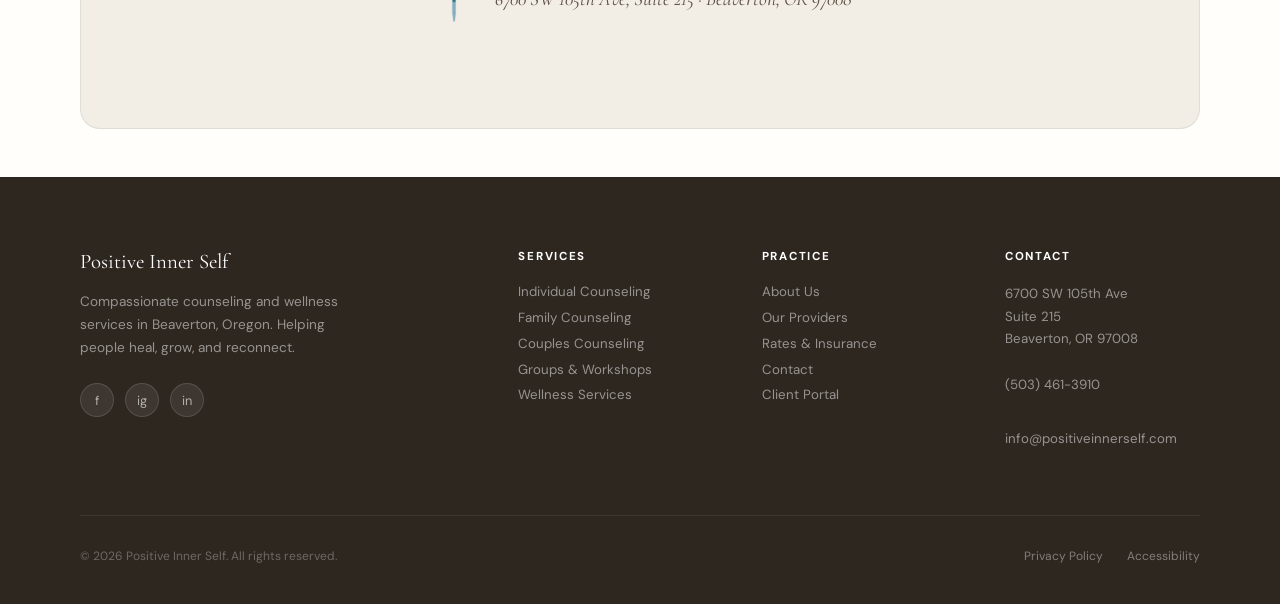
<file: contact.html>
<!DOCTYPE html>
<html lang="en">
<head>
<meta charset="UTF-8">
<meta name="viewport" content="width=device-width, initial-scale=1.0">
<title>Contact Us — Positive Inner Self</title>
<link rel="preconnect" href="https://fonts.googleapis.com">
<link rel="preconnect" href="https://fonts.gstatic.com" crossorigin>
<link href="https://fonts.googleapis.com/css2?family=Cormorant+Garamond:ital,wght@0,300;0,400;0,500;0,600;1,300;1,400&family=DM+Sans:wght@300;400;500&display=swap" rel="stylesheet">
<link rel="stylesheet" href="style.css">
</head>
<body>

<div class="cursor" id="cursor"></div>
<div class="cursor-ring" id="cursor-ring"></div>

<nav id="navbar">
  <a href="index.html" class="nav-logo">
    Positive Inner Self
    <span>Mental Health &amp; Wellness · Beaverton, OR</span>
  </a>
  <div class="nav-links">
    <a href="index.html">Home</a>
    <a href="about.html">About</a>
    <a href="services.html">Services</a>
    <a href="providers.html">Providers</a>
    <a href="rates.html">Rates</a>
    <a href="contact.html">Contact</a>
    <a href="contact.html" class="nav-cta">Book Now</a>
  </div>
</nav>

<!-- PAGE HERO -->
<section class="page-hero" id="main">
  <div class="page-eyebrow">We'd love to hear from you</div>
  <h1 class="page-headline">Ready to take the next <em>step?</em></h1>
  <p class="page-sub">Reach out to schedule an appointment, ask questions, or learn more about how we can support you.</p>
</section>

<!-- MARQUEE -->
<div class="marquee-strip">
  <div class="marquee-inner">
    <span>Free Initial Consultation</span><span>In-Person Available</span><span>Telehealth Available</span><span>1 Business Day Response</span><span>Insurance Accepted</span><span>New Clients Welcome</span><span>Free Initial Consultation</span><span>In-Person Available</span><span>Telehealth Available</span><span>1 Business Day Response</span><span>Insurance Accepted</span><span>New Clients Welcome</span>
  </div>
</div>

<!-- CONTACT SECTION -->
<div class="contact-section">

  <!-- FORM -->
  <div class="contact-form-wrap reveal">
    <div class="contact-form-title">Request an Appointment</div>
    <div class="form-row">
      <div class="form-group">
        <label for="name">Full Name *</label>
        <input type="text" id="name" name="name" placeholder="Your full name" required>
      </div>
      <div class="form-group">
        <label for="email">Email Address *</label>
        <input type="email" id="email" name="email" placeholder="your@email.com" required>
      </div>
    </div>
    <div class="form-row">
      <div class="form-group">
        <label for="phone">Phone Number</label>
        <input type="tel" id="phone" name="phone" placeholder="(503) 000-0000">
      </div>
      <div class="form-group">
        <label for="dob">Date of Birth</label>
        <input type="date" id="dob" name="dob">
      </div>
    </div>
    <div class="form-row">
      <div class="form-group">
        <label for="contact-method">Preferred Contact Method</label>
        <select id="contact-method" name="contact-method">
          <option value="">Select one...</option>
          <option value="email">Email</option>
          <option value="phone">Phone</option>
          <option value="either">Either</option>
        </select>
      </div>
      <div class="form-group">
        <label for="service">Service Interest</label>
        <select id="service" name="service">
          <option value="">Select a service...</option>
          <option>Individual Counseling</option>
          <option>Family Counseling</option>
          <option>Couples Counseling</option>
          <option>Groups &amp; Workshops</option>
          <option>Clinical Supervision</option>
          <option>Parenting &amp; Life Coaching</option>
          <option>Acupuncture</option>
          <option>Massage Therapy</option>
          <option>Other / Not Sure</option>
        </select>
      </div>
    </div>
    <div class="form-group">
      <label for="message">Message or Insurance Question</label>
      <textarea id="message" name="message" placeholder="Tell us a bit about what you're looking for, any insurance questions, or any other information you'd like to share..."></textarea>
    </div>
    <button class="form-submit" type="button" onclick="this.textContent='✓ Request Submitted — We\'ll be in touch soon!'; this.style.background='var(--sage-deep)';">Submit Request</button>
  </div>

  <!-- CONTACT INFO -->
  <div class="contact-info reveal reveal-delay-1">

    <div class="contact-info-item">
      <div class="ci-icon">📞</div>
      <div>
        <div class="ci-label">Phone</div>
        <div class="ci-value"><a href="tel:5034613910">(503) 461-3910</a></div>
        <div class="ci-sub">Leave a message and we'll return your call within one business day.</div>
      </div>
    </div>

    <div class="contact-info-item">
      <div class="ci-icon">✉</div>
      <div>
        <div class="ci-label">Email</div>
        <div class="ci-value"><a href="mailto:info@positiveinnerself.com">info@positiveinnerself.com</a></div>
      </div>
    </div>

    <div class="contact-info-item">
      <div class="ci-icon">📍</div>
      <div>
        <div class="ci-label">Location</div>
        <div class="ci-value">6700 SW 105th Ave, Suite 215<br>Beaverton, OR 97008</div>
        <div class="ci-sub" style="margin-top:0.5rem;"><a href="https://maps.google.com/?q=6700+SW+105th+Ave+Suite+215+Beaverton+OR+97008" target="_blank" style="color:var(--sage); text-decoration:none; font-size:0.8rem;">Get Directions →</a></div>
      </div>
    </div>

    <div class="contact-info-item">
      <div class="ci-icon">🕐</div>
      <div>
        <div class="ci-label">Hours</div>
        <div class="ci-value">By appointment only</div>
        <div class="ci-sub">In-person &amp; telehealth available</div>
      </div>
    </div>

    <div class="contact-info-item">
      <div class="ci-icon">💻</div>
      <div>
        <div class="ci-label">Telehealth</div>
        <div class="ci-value">Secure video sessions</div>
        <div class="ci-sub">Available for clients throughout Oregon.</div>
      </div>
    </div>

    <!-- QUICK STATS -->
    <div style="background:var(--sage-deep); border-radius:16px; padding:1.5rem; display:grid; grid-template-columns:1fr 1fr; gap:1rem;">
      <div style="text-align:center;">
        <div style="font-family:'Cormorant Garamond',serif; font-size:2rem; font-weight:300; color:white; line-height:1;">1 day</div>
        <div style="font-size:0.72rem; color:rgba(255,255,255,0.6); text-transform:uppercase; letter-spacing:0.08em; margin-top:0.25rem;">Response time</div>
      </div>
      <div style="text-align:center;">
        <div style="font-family:'Cormorant Garamond',serif; font-size:2rem; font-weight:300; color:white; line-height:1;">Free</div>
        <div style="font-size:0.72rem; color:rgba(255,255,255,0.6); text-transform:uppercase; letter-spacing:0.08em; margin-top:0.25rem;">Initial consult</div>
      </div>
    </div>

  </div>
</div>

<!-- MAP PLACEHOLDER -->
<div class="map-placeholder reveal">
  <span class="map-pin">📍</span>
  <span class="map-label">6700 SW 105th Ave, Suite 215 · Beaverton, OR 97008</span>
</div>

<!-- FOOTER -->
<footer>
  <div class="footer-grid">
    <div>
      <a href="index.html" class="footer-logo">Positive Inner Self</a>
      <p class="footer-tagline">Compassionate counseling and wellness services in Beaverton, Oregon. Helping people heal, grow, and reconnect.</p>
      <div class="footer-social">
        <a href="#" class="social-btn">f</a>
        <a href="#" class="social-btn">ig</a>
        <a href="#" class="social-btn">in</a>
      </div>
    </div>
    <div class="footer-col">
      <h4>Services</h4>
      <a href="services.html#individual">Individual Counseling</a>
      <a href="services.html#family">Family Counseling</a>
      <a href="services.html#couples">Couples Counseling</a>
      <a href="services.html#groups">Groups &amp; Workshops</a>
      <a href="services.html#wellness">Wellness Services</a>
    </div>
    <div class="footer-col">
      <h4>Practice</h4>
      <a href="about.html">About Us</a>
      <a href="providers.html">Our Providers</a>
      <a href="rates.html">Rates &amp; Insurance</a>
      <a href="contact.html">Contact</a>
      <a href="portal.html">Client Portal</a>
    </div>
    <div class="footer-col">
      <h4>Contact</h4>
      <address>
        6700 SW 105th Ave<br>Suite 215<br>Beaverton, OR 97008<br><br>
        <a href="tel:5034613910">(503) 461-3910</a><br>
        <a href="mailto:info@positiveinnerself.com">info@positiveinnerself.com</a>
      </address>
    </div>
  </div>
  <div class="footer-bottom">
    <span>© 2026 Positive Inner Self. All rights reserved.</span>
    <div style="display:flex; gap:1.5rem;">
      <a href="#">Privacy Policy</a>
      <a href="#">Accessibility</a>
    </div>
  </div>
</footer>

<script src="main.js"></script>
</body>
</html>
</file>
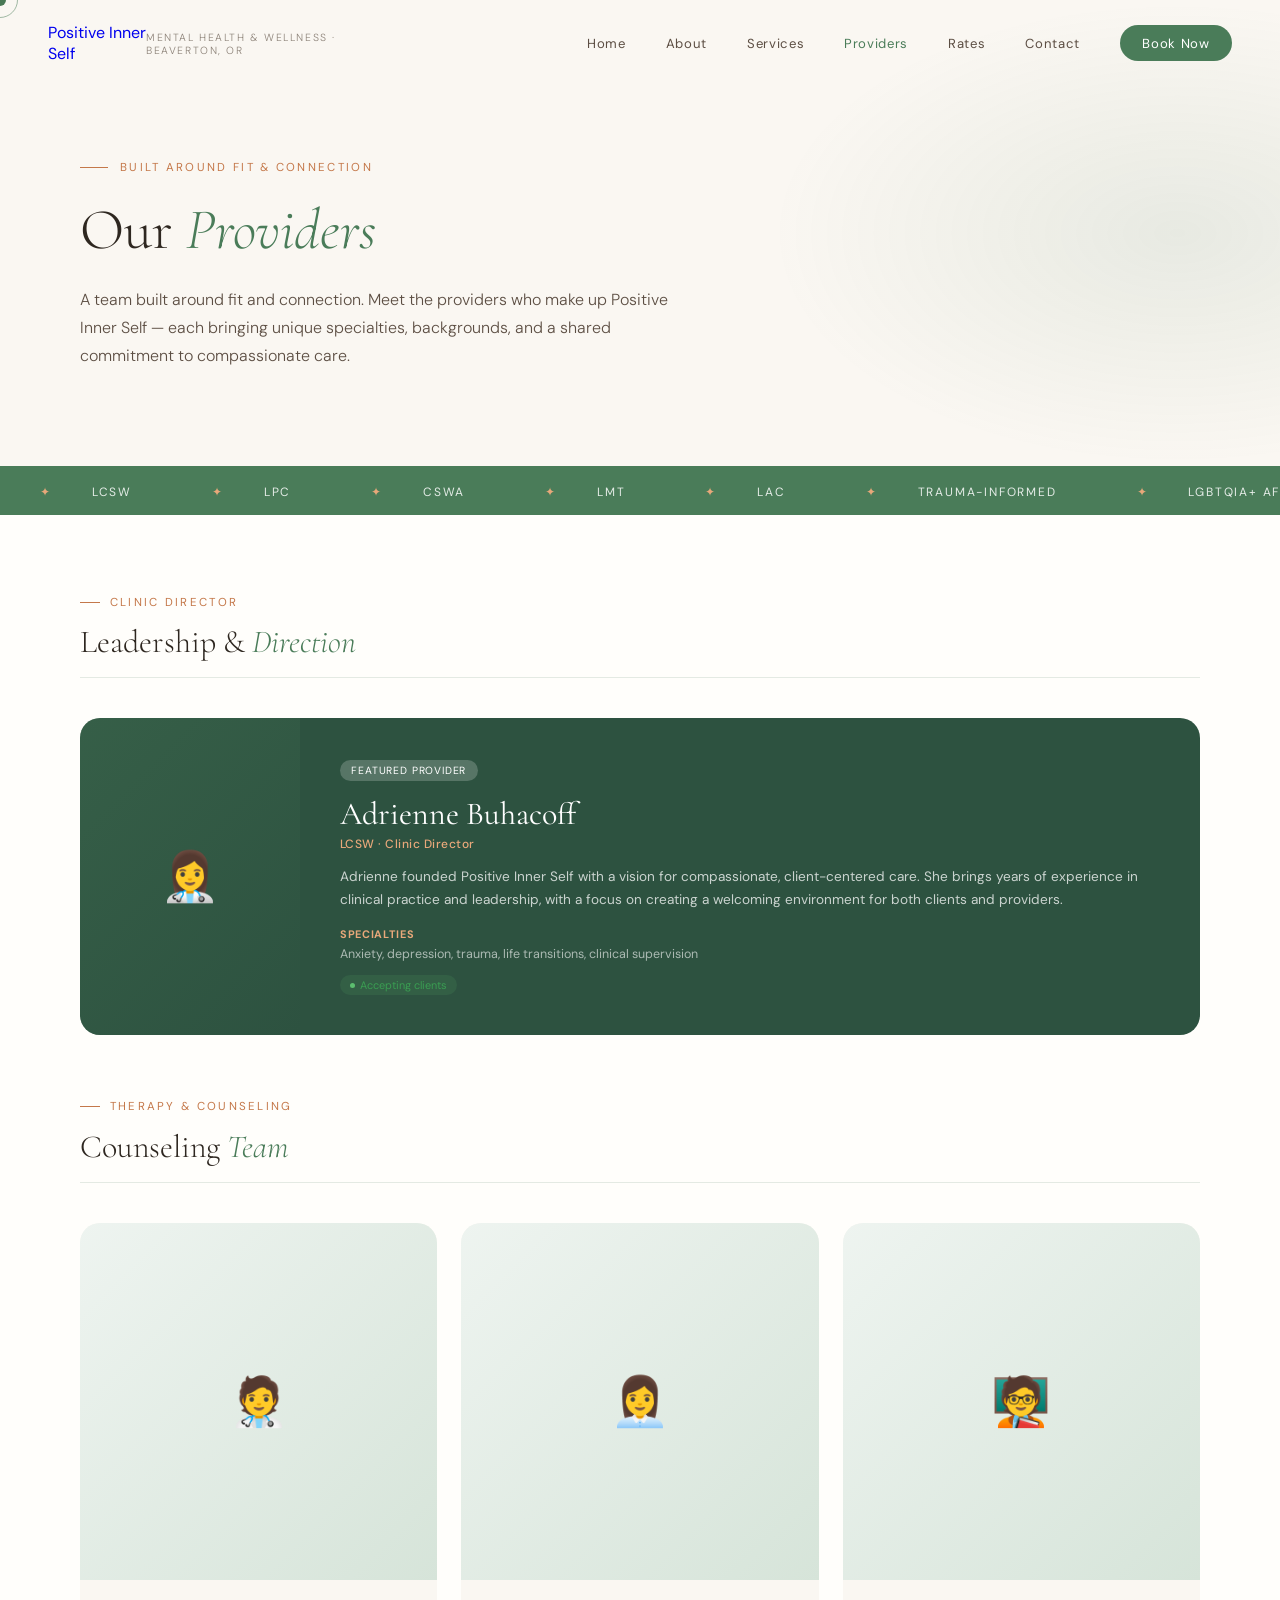
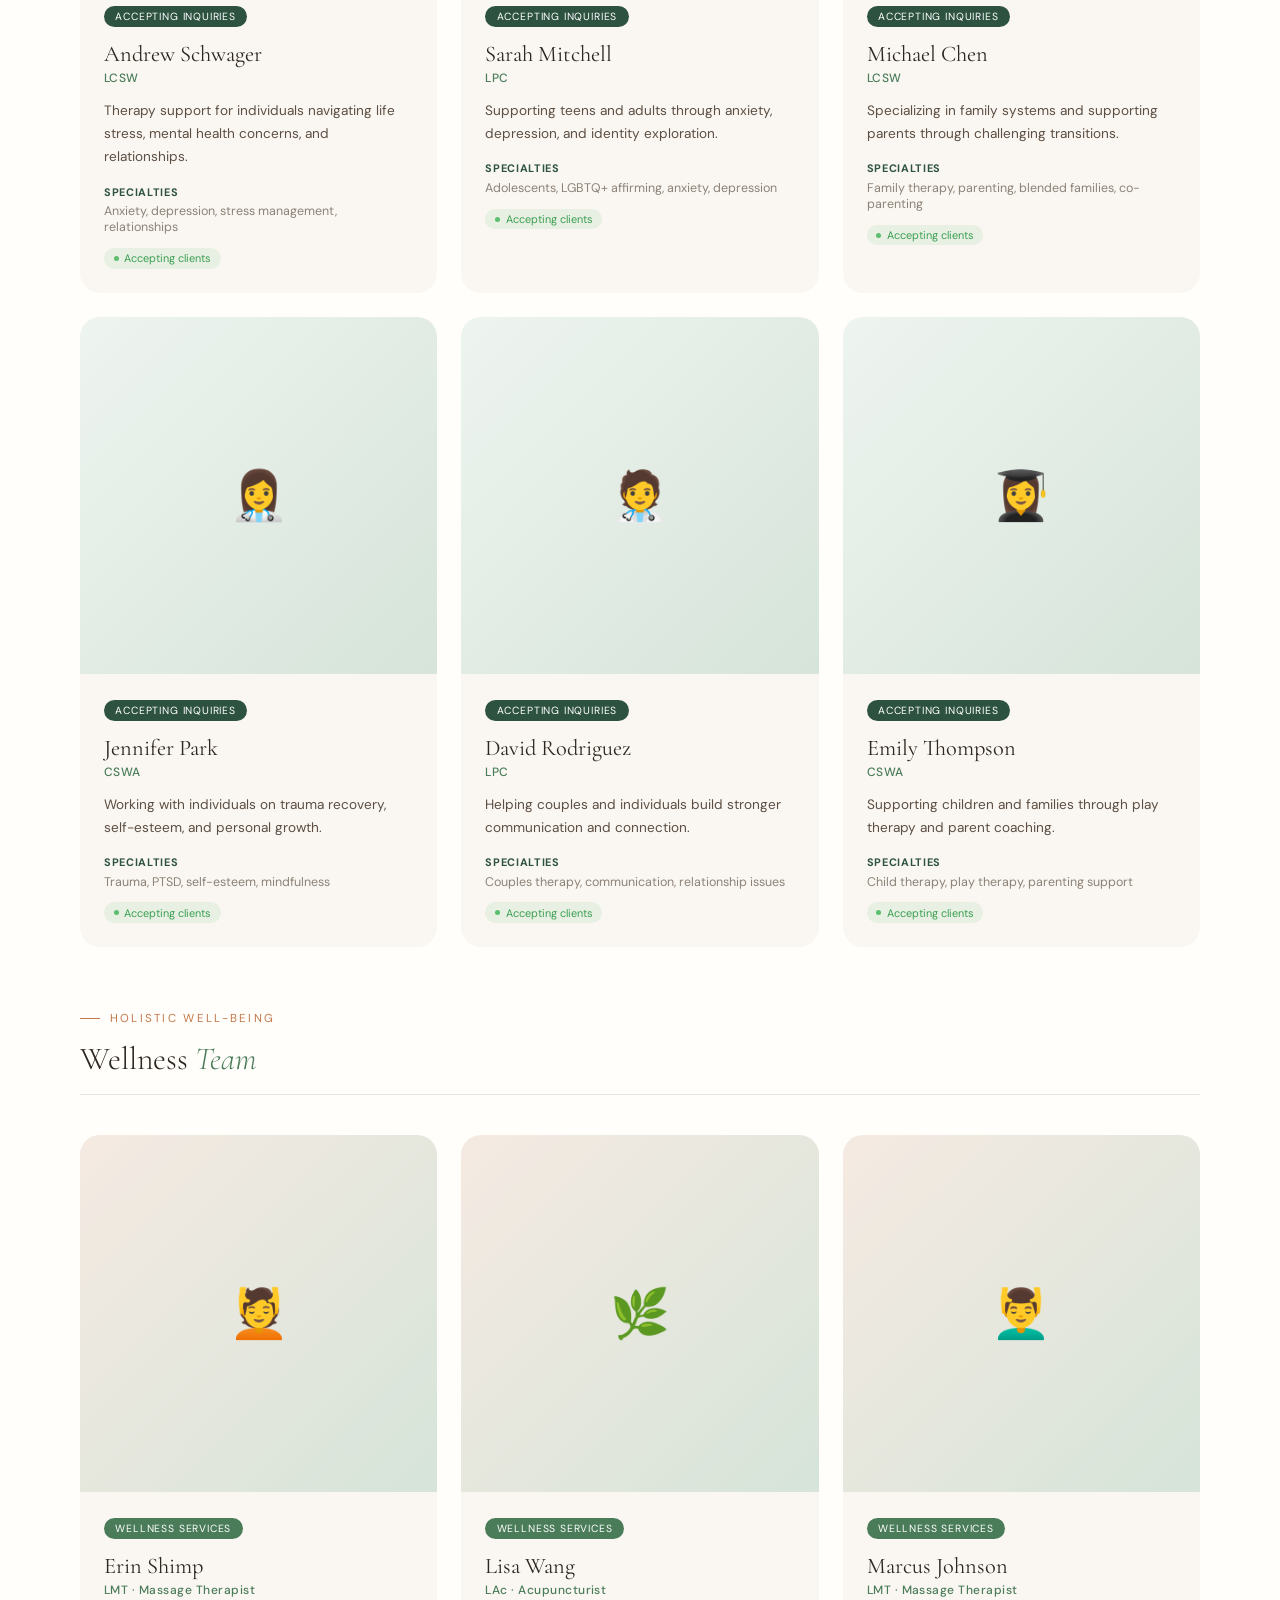
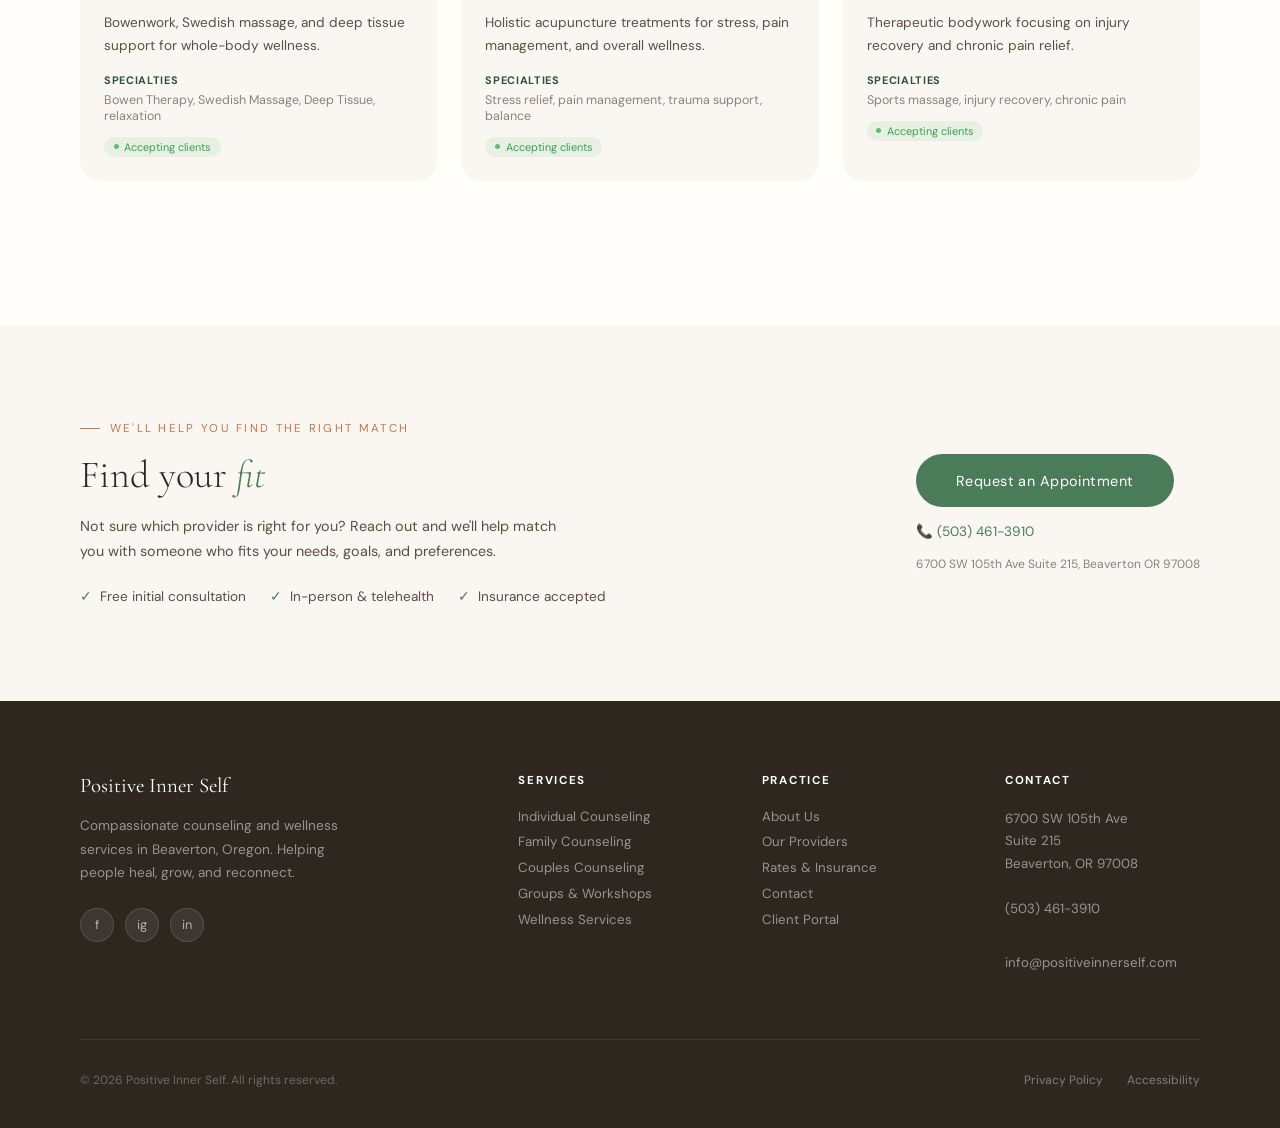
<file: providers.html>
<!DOCTYPE html>
<html lang="en">
<head>
<meta charset="UTF-8">
<meta name="viewport" content="width=device-width, initial-scale=1.0">
<title>Our Providers — Positive Inner Self</title>
<link rel="preconnect" href="https://fonts.googleapis.com">
<link rel="preconnect" href="https://fonts.gstatic.com" crossorigin>
<link href="https://fonts.googleapis.com/css2?family=Cormorant+Garamond:ital,wght@0,300;0,400;0,500;0,600;1,300;1,400&family=DM+Sans:wght@300;400;500&display=swap" rel="stylesheet">
<link rel="stylesheet" href="style.css">
</head>
<body>

<div class="cursor" id="cursor"></div>
<div class="cursor-ring" id="cursor-ring"></div>

<nav id="navbar">
  <a href="index.html" class="nav-logo">
    Positive Inner Self
    <span>Mental Health &amp; Wellness · Beaverton, OR</span>
  </a>
  <div class="nav-links">
    <a href="index.html">Home</a>
    <a href="about.html">About</a>
    <a href="services.html">Services</a>
    <a href="providers.html">Providers</a>
    <a href="rates.html">Rates</a>
    <a href="contact.html">Contact</a>
    <a href="contact.html" class="nav-cta">Book Now</a>
  </div>
</nav>

<!-- PAGE HERO -->
<section class="page-hero" id="main">
  <div class="page-eyebrow">Built around fit &amp; connection</div>
  <h1 class="page-headline">Our <em>Providers</em></h1>
  <p class="page-sub">A team built around fit and connection. Meet the providers who make up Positive Inner Self — each bringing unique specialties, backgrounds, and a shared commitment to compassionate care.</p>
</section>

<!-- MARQUEE -->
<div class="marquee-strip">
  <div class="marquee-inner">
    <span>LCSW</span><span>LPC</span><span>CSWA</span><span>LMT</span><span>LAc</span><span>Trauma-Informed</span><span>LGBTQIA+ Affirming</span><span>Child &amp; Teen Therapy</span><span>Couples Therapy</span><span>Clinical Supervision</span><span>LCSW</span><span>LPC</span><span>CSWA</span><span>LMT</span><span>LAc</span><span>Trauma-Informed</span><span>LGBTQIA+ Affirming</span><span>Child &amp; Teen Therapy</span><span>Couples Therapy</span><span>Clinical Supervision</span>
  </div>
</div>

<!-- LEADERSHIP -->
<div class="providers-full">
  <div class="providers-section-header reveal">
    <div class="section-tag">Clinic director</div>
    <h2 class="providers-section-title">Leadership &amp; <em>Direction</em></h2>
  </div>
  <div class="providers-detail-grid">

    <div class="provider-detail-card featured reveal">
      <div class="pdc-photo">👩‍⚕️</div>
      <div class="pdc-info">
        <div class="pdc-badge">Featured Provider</div>
        <div class="pdc-name">Adrienne Buhacoff</div>
        <div class="pdc-cred">LCSW · Clinic Director</div>
        <div class="pdc-bio">Adrienne founded Positive Inner Self with a vision for compassionate, client-centered care. She brings years of experience in clinical practice and leadership, with a focus on creating a welcoming environment for both clients and providers.</div>
        <div class="pdc-specs">
          <strong>Specialties</strong>
          Anxiety, depression, trauma, life transitions, clinical supervision
        </div>
        <div class="pdc-avail"><div class="avail-dot"></div> Accepting clients</div>
      </div>
    </div>

  </div>

  <!-- COUNSELING TEAM -->
  <div class="providers-section-header reveal" style="margin-top:2rem;">
    <div class="section-tag">Therapy &amp; counseling</div>
    <h2 class="providers-section-title">Counseling <em>Team</em></h2>
  </div>
  <div class="providers-detail-grid">

    <div class="provider-detail-card reveal">
      <div class="pdc-photo">🧑‍⚕️</div>
      <div class="pdc-info">
        <div class="pdc-badge" style="background:var(--sage-deep);">Accepting Inquiries</div>
        <div class="pdc-name">Andrew Schwager</div>
        <div class="pdc-cred">LCSW</div>
        <div class="pdc-bio">Therapy support for individuals navigating life stress, mental health concerns, and relationships.</div>
        <div class="pdc-specs">
          <strong>Specialties</strong>
          Anxiety, depression, stress management, relationships
        </div>
        <div class="pdc-avail"><div class="avail-dot"></div> Accepting clients</div>
      </div>
    </div>

    <div class="provider-detail-card reveal reveal-delay-1">
      <div class="pdc-photo">👩‍💼</div>
      <div class="pdc-info">
        <div class="pdc-badge" style="background:var(--sage-deep);">Accepting Inquiries</div>
        <div class="pdc-name">Sarah Mitchell</div>
        <div class="pdc-cred">LPC</div>
        <div class="pdc-bio">Supporting teens and adults through anxiety, depression, and identity exploration.</div>
        <div class="pdc-specs">
          <strong>Specialties</strong>
          Adolescents, LGBTQ+ affirming, anxiety, depression
        </div>
        <div class="pdc-avail"><div class="avail-dot"></div> Accepting clients</div>
      </div>
    </div>

    <div class="provider-detail-card reveal reveal-delay-2">
      <div class="pdc-photo">🧑‍🏫</div>
      <div class="pdc-info">
        <div class="pdc-badge" style="background:var(--sage-deep);">Accepting Inquiries</div>
        <div class="pdc-name">Michael Chen</div>
        <div class="pdc-cred">LCSW</div>
        <div class="pdc-bio">Specializing in family systems and supporting parents through challenging transitions.</div>
        <div class="pdc-specs">
          <strong>Specialties</strong>
          Family therapy, parenting, blended families, co-parenting
        </div>
        <div class="pdc-avail"><div class="avail-dot"></div> Accepting clients</div>
      </div>
    </div>

    <div class="provider-detail-card reveal">
      <div class="pdc-photo">👩‍⚕️</div>
      <div class="pdc-info">
        <div class="pdc-badge" style="background:var(--sage-deep);">Accepting Inquiries</div>
        <div class="pdc-name">Jennifer Park</div>
        <div class="pdc-cred">CSWA</div>
        <div class="pdc-bio">Working with individuals on trauma recovery, self-esteem, and personal growth.</div>
        <div class="pdc-specs">
          <strong>Specialties</strong>
          Trauma, PTSD, self-esteem, mindfulness
        </div>
        <div class="pdc-avail"><div class="avail-dot"></div> Accepting clients</div>
      </div>
    </div>

    <div class="provider-detail-card reveal reveal-delay-1">
      <div class="pdc-photo">🧑‍⚕️</div>
      <div class="pdc-info">
        <div class="pdc-badge" style="background:var(--sage-deep);">Accepting Inquiries</div>
        <div class="pdc-name">David Rodriguez</div>
        <div class="pdc-cred">LPC</div>
        <div class="pdc-bio">Helping couples and individuals build stronger communication and connection.</div>
        <div class="pdc-specs">
          <strong>Specialties</strong>
          Couples therapy, communication, relationship issues
        </div>
        <div class="pdc-avail"><div class="avail-dot"></div> Accepting clients</div>
      </div>
    </div>

    <div class="provider-detail-card reveal reveal-delay-2">
      <div class="pdc-photo">👩‍🎓</div>
      <div class="pdc-info">
        <div class="pdc-badge" style="background:var(--sage-deep);">Accepting Inquiries</div>
        <div class="pdc-name">Emily Thompson</div>
        <div class="pdc-cred">CSWA</div>
        <div class="pdc-bio">Supporting children and families through play therapy and parent coaching.</div>
        <div class="pdc-specs">
          <strong>Specialties</strong>
          Child therapy, play therapy, parenting support
        </div>
        <div class="pdc-avail"><div class="avail-dot"></div> Accepting clients</div>
      </div>
    </div>

  </div>

  <!-- WELLNESS TEAM -->
  <div class="providers-section-header reveal" style="margin-top:2rem;">
    <div class="section-tag">Holistic well-being</div>
    <h2 class="providers-section-title">Wellness <em>Team</em></h2>
  </div>
  <div class="providers-detail-grid">

    <div class="provider-detail-card reveal">
      <div class="pdc-photo" style="background: linear-gradient(135deg, var(--blush), var(--mist));">💆</div>
      <div class="pdc-info">
        <div class="pdc-badge" style="background:var(--sage);">Wellness Services</div>
        <div class="pdc-name">Erin Shimp</div>
        <div class="pdc-cred">LMT · Massage Therapist</div>
        <div class="pdc-bio">Bowenwork, Swedish massage, and deep tissue support for whole-body wellness.</div>
        <div class="pdc-specs">
          <strong>Specialties</strong>
          Bowen Therapy, Swedish Massage, Deep Tissue, relaxation
        </div>
        <div class="pdc-avail"><div class="avail-dot"></div> Accepting clients</div>
      </div>
    </div>

    <div class="provider-detail-card reveal reveal-delay-1">
      <div class="pdc-photo" style="background: linear-gradient(135deg, var(--blush), var(--mist));">🌿</div>
      <div class="pdc-info">
        <div class="pdc-badge" style="background:var(--sage);">Wellness Services</div>
        <div class="pdc-name">Lisa Wang</div>
        <div class="pdc-cred">LAc · Acupuncturist</div>
        <div class="pdc-bio">Holistic acupuncture treatments for stress, pain management, and overall wellness.</div>
        <div class="pdc-specs">
          <strong>Specialties</strong>
          Stress relief, pain management, trauma support, balance
        </div>
        <div class="pdc-avail"><div class="avail-dot"></div> Accepting clients</div>
      </div>
    </div>

    <div class="provider-detail-card reveal reveal-delay-2">
      <div class="pdc-photo" style="background: linear-gradient(135deg, var(--blush), var(--mist));">💆‍♂️</div>
      <div class="pdc-info">
        <div class="pdc-badge" style="background:var(--sage);">Wellness Services</div>
        <div class="pdc-name">Marcus Johnson</div>
        <div class="pdc-cred">LMT · Massage Therapist</div>
        <div class="pdc-bio">Therapeutic bodywork focusing on injury recovery and chronic pain relief.</div>
        <div class="pdc-specs">
          <strong>Specialties</strong>
          Sports massage, injury recovery, chronic pain
        </div>
        <div class="pdc-avail"><div class="avail-dot"></div> Accepting clients</div>
      </div>
    </div>

  </div>

</div>

<!-- FIND YOUR FIT CTA -->
<section class="booking-cta">
  <div class="reveal">
    <div class="cta-eyebrow">We'll help you find the right match</div>
    <h2 class="cta-title">Find your <em>fit</em></h2>
    <p class="cta-body">Not sure which provider is right for you? Reach out and we'll help match you with someone who fits your needs, goals, and preferences.</p>
    <div class="cta-checks">
      <div class="cta-check"><span>✓</span> Free initial consultation</div>
      <div class="cta-check"><span>✓</span> In-person &amp; telehealth</div>
      <div class="cta-check"><span>✓</span> Insurance accepted</div>
    </div>
  </div>
  <div class="cta-actions reveal reveal-delay-2">
    <a href="contact.html" class="btn-primary" style="font-size:0.9rem; padding:1.1rem 2.5rem;">Request an Appointment</a>
    <a href="tel:5034613910" class="cta-phone">📞 (503) 461-3910</a>
    <div class="cta-note">6700 SW 105th Ave Suite 215, Beaverton OR 97008</div>
  </div>
</section>

<!-- FOOTER -->
<footer>
  <div class="footer-grid">
    <div>
      <a href="index.html" class="footer-logo">Positive Inner Self</a>
      <p class="footer-tagline">Compassionate counseling and wellness services in Beaverton, Oregon. Helping people heal, grow, and reconnect.</p>
      <div class="footer-social">
        <a href="#" class="social-btn">f</a>
        <a href="#" class="social-btn">ig</a>
        <a href="#" class="social-btn">in</a>
      </div>
    </div>
    <div class="footer-col">
      <h4>Services</h4>
      <a href="services.html#individual">Individual Counseling</a>
      <a href="services.html#family">Family Counseling</a>
      <a href="services.html#couples">Couples Counseling</a>
      <a href="services.html#groups">Groups &amp; Workshops</a>
      <a href="services.html#wellness">Wellness Services</a>
    </div>
    <div class="footer-col">
      <h4>Practice</h4>
      <a href="about.html">About Us</a>
      <a href="providers.html">Our Providers</a>
      <a href="rates.html">Rates &amp; Insurance</a>
      <a href="contact.html">Contact</a>
      <a href="portal.html">Client Portal</a>
    </div>
    <div class="footer-col">
      <h4>Contact</h4>
      <address>
        6700 SW 105th Ave<br>Suite 215<br>Beaverton, OR 97008<br><br>
        <a href="tel:5034613910">(503) 461-3910</a><br>
        <a href="mailto:info@positiveinnerself.com">info@positiveinnerself.com</a>
      </address>
    </div>
  </div>
  <div class="footer-bottom">
    <span>© 2026 Positive Inner Self. All rights reserved.</span>
    <div style="display:flex; gap:1.5rem;">
      <a href="#">Privacy Policy</a>
      <a href="#">Accessibility</a>
    </div>
  </div>
</footer>

<script src="main.js"></script>
</body>
</html>
</file>
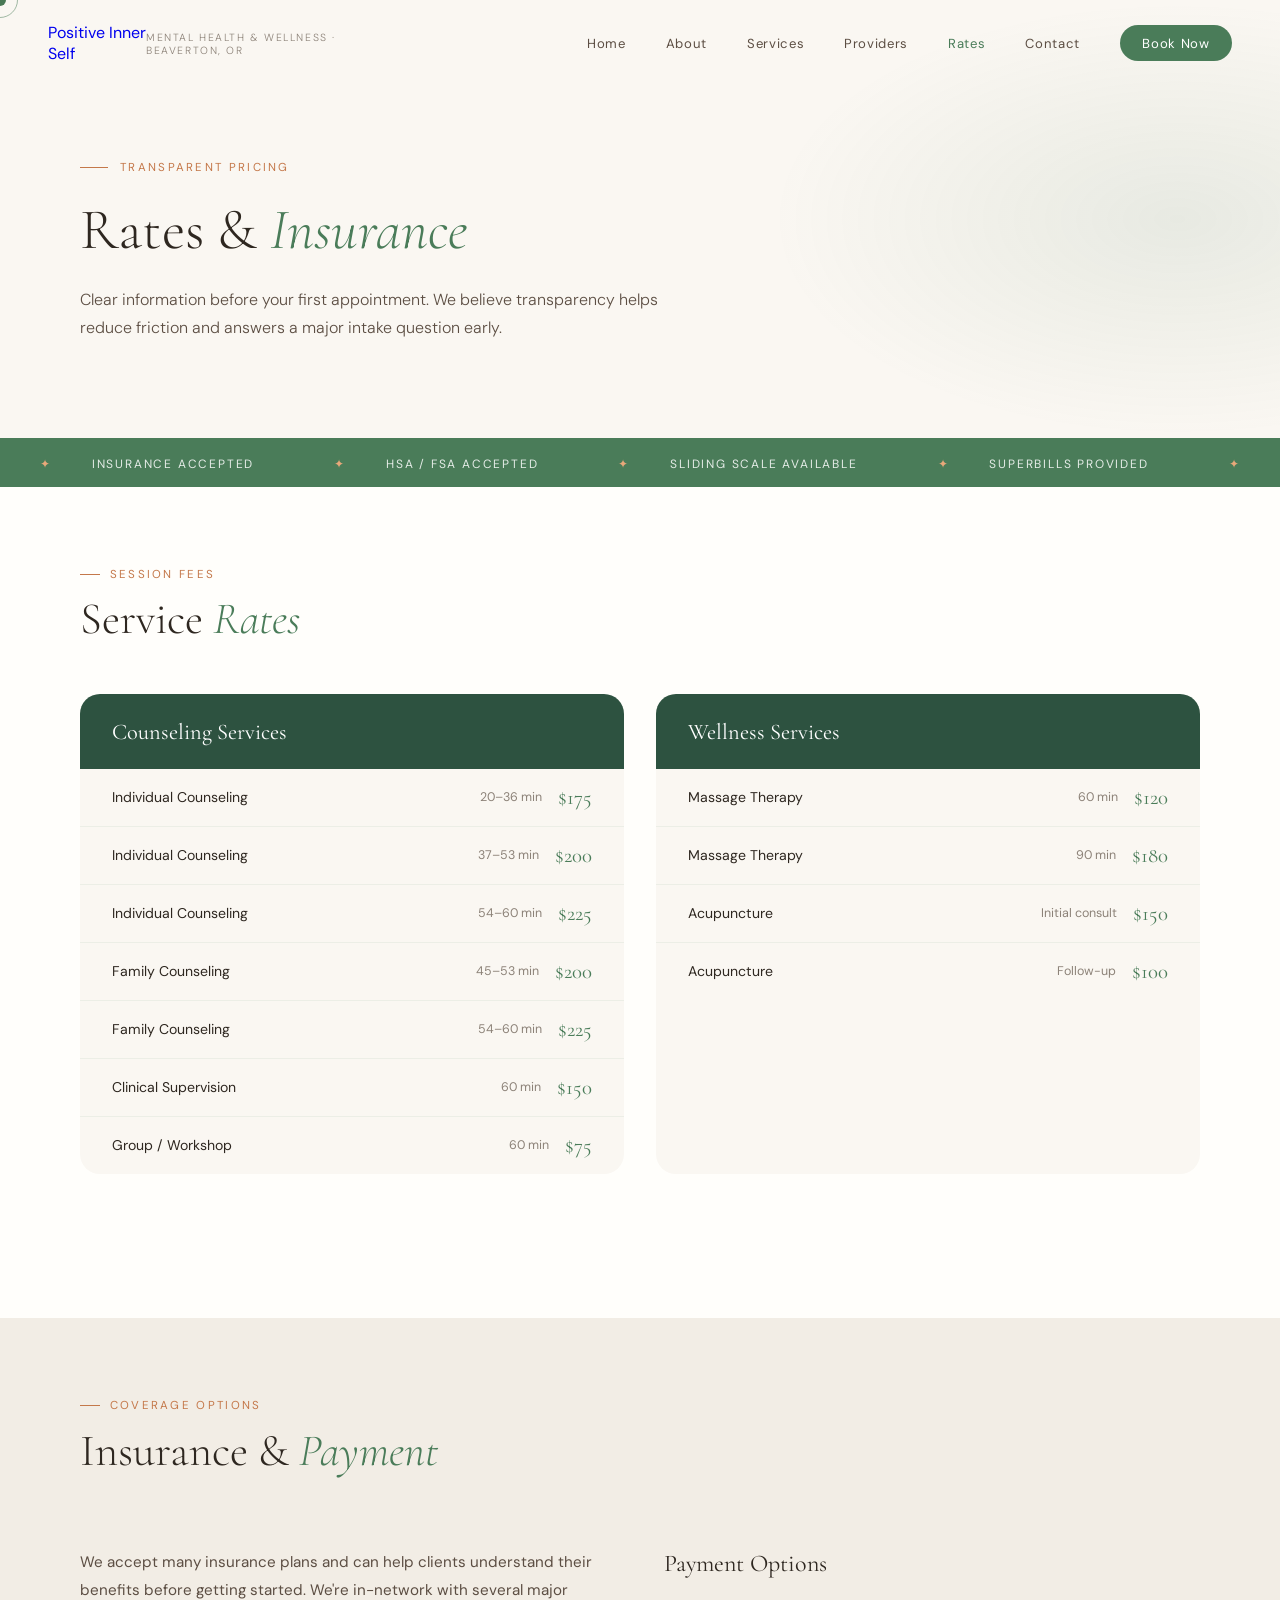
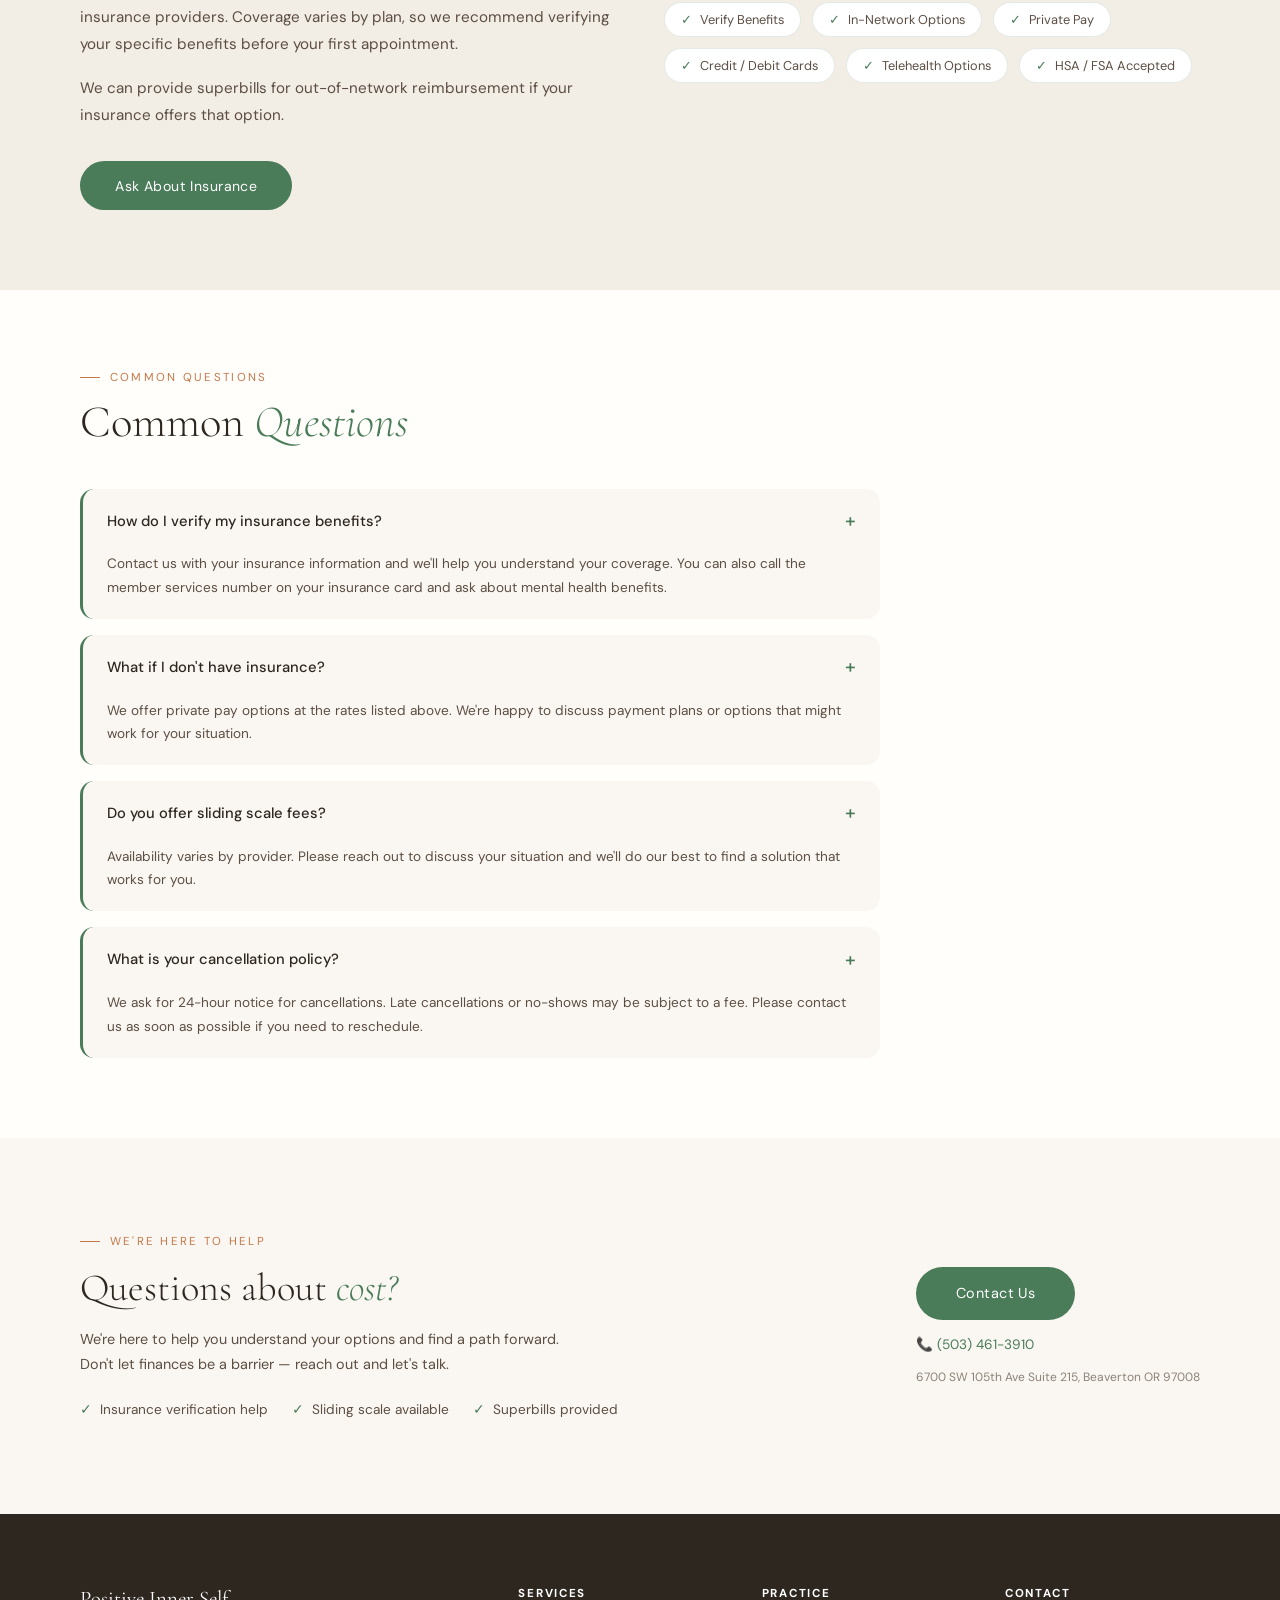
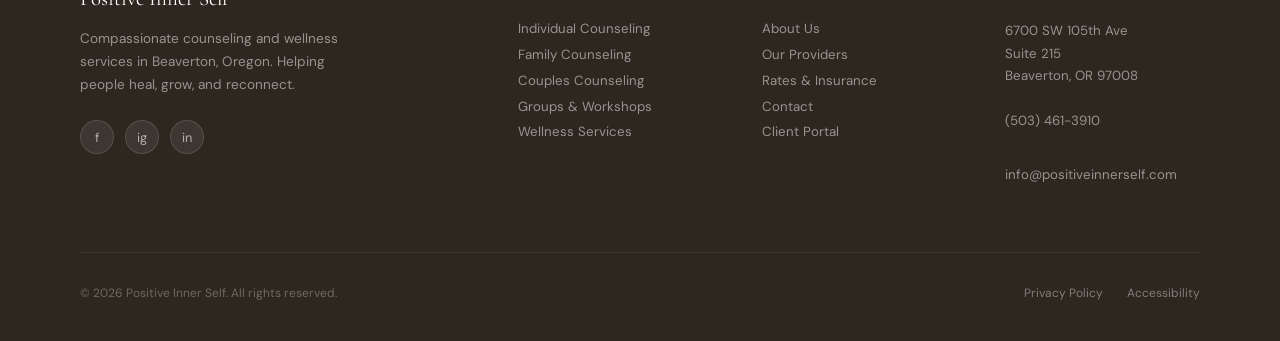
<file: rates.html>
<!DOCTYPE html>
<html lang="en">
<head>
<meta charset="UTF-8">
<meta name="viewport" content="width=device-width, initial-scale=1.0">
<title>Rates &amp; Insurance — Positive Inner Self</title>
<link rel="preconnect" href="https://fonts.googleapis.com">
<link rel="preconnect" href="https://fonts.gstatic.com" crossorigin>
<link href="https://fonts.googleapis.com/css2?family=Cormorant+Garamond:ital,wght@0,300;0,400;0,500;0,600;1,300;1,400&family=DM+Sans:wght@300;400;500&display=swap" rel="stylesheet">
<link rel="stylesheet" href="style.css">
</head>
<body>

<div class="cursor" id="cursor"></div>
<div class="cursor-ring" id="cursor-ring"></div>

<nav id="navbar">
  <a href="index.html" class="nav-logo">
    Positive Inner Self
    <span>Mental Health &amp; Wellness · Beaverton, OR</span>
  </a>
  <div class="nav-links">
    <a href="index.html">Home</a>
    <a href="about.html">About</a>
    <a href="services.html">Services</a>
    <a href="providers.html">Providers</a>
    <a href="rates.html">Rates</a>
    <a href="contact.html">Contact</a>
    <a href="contact.html" class="nav-cta">Book Now</a>
  </div>
</nav>

<!-- PAGE HERO -->
<section class="page-hero" id="main">
  <div class="page-eyebrow">Transparent pricing</div>
  <h1 class="page-headline">Rates &amp; <em>Insurance</em></h1>
  <p class="page-sub">Clear information before your first appointment. We believe transparency helps reduce friction and answers a major intake question early.</p>
</section>

<!-- MARQUEE -->
<div class="marquee-strip">
  <div class="marquee-inner">
    <span>Insurance Accepted</span><span>HSA / FSA Accepted</span><span>Sliding Scale Available</span><span>Superbills Provided</span><span>Telehealth Options</span><span>Private Pay</span><span>In-Network Options</span><span>Credit &amp; Debit Cards</span><span>Insurance Accepted</span><span>HSA / FSA Accepted</span><span>Sliding Scale Available</span><span>Superbills Provided</span><span>Telehealth Options</span><span>Private Pay</span><span>In-Network Options</span><span>Credit &amp; Debit Cards</span>
  </div>
</div>

<!-- RATES -->
<div class="rates-section">
  <div class="section-tag">Session fees</div>
  <h2 class="section-title" style="margin-bottom:3rem;">Service <em>Rates</em></h2>
  <div class="rates-grid">

    <div class="rates-table reveal">
      <div class="rates-table-header">
        <h3>Counseling Services</h3>
      </div>
      <div class="rates-row">
        <div class="rates-service">Individual Counseling</div>
        <div class="rates-duration">20–36 min</div>
        <div class="rates-price">$175</div>
      </div>
      <div class="rates-row">
        <div class="rates-service">Individual Counseling</div>
        <div class="rates-duration">37–53 min</div>
        <div class="rates-price">$200</div>
      </div>
      <div class="rates-row">
        <div class="rates-service">Individual Counseling</div>
        <div class="rates-duration">54–60 min</div>
        <div class="rates-price">$225</div>
      </div>
      <div class="rates-row">
        <div class="rates-service">Family Counseling</div>
        <div class="rates-duration">45–53 min</div>
        <div class="rates-price">$200</div>
      </div>
      <div class="rates-row">
        <div class="rates-service">Family Counseling</div>
        <div class="rates-duration">54–60 min</div>
        <div class="rates-price">$225</div>
      </div>
      <div class="rates-row">
        <div class="rates-service">Clinical Supervision</div>
        <div class="rates-duration">60 min</div>
        <div class="rates-price">$150</div>
      </div>
      <div class="rates-row">
        <div class="rates-service">Group / Workshop</div>
        <div class="rates-duration">60 min</div>
        <div class="rates-price">$75</div>
      </div>
    </div>

    <div class="rates-table reveal reveal-delay-1">
      <div class="rates-table-header">
        <h3>Wellness Services</h3>
      </div>
      <div class="rates-row">
        <div class="rates-service">Massage Therapy</div>
        <div class="rates-duration">60 min</div>
        <div class="rates-price">$120</div>
      </div>
      <div class="rates-row">
        <div class="rates-service">Massage Therapy</div>
        <div class="rates-duration">90 min</div>
        <div class="rates-price">$180</div>
      </div>
      <div class="rates-row">
        <div class="rates-service">Acupuncture</div>
        <div class="rates-duration">Initial consult</div>
        <div class="rates-price">$150</div>
      </div>
      <div class="rates-row">
        <div class="rates-service">Acupuncture</div>
        <div class="rates-duration">Follow-up</div>
        <div class="rates-price">$100</div>
      </div>
    </div>

  </div>
</div>

<!-- INSURANCE -->
<div class="insurance-section">
  <div class="section-tag">Coverage options</div>
  <h2 class="section-title" style="margin-bottom:0;">Insurance &amp; <em>Payment</em></h2>
  <div class="insurance-grid">
    <div class="reveal">
      <p style="font-size:0.95rem; color:var(--bark-lt); line-height:1.8; margin-top:1.5rem;">We accept many insurance plans and can help clients understand their benefits before getting started. We're in-network with several major insurance providers. Coverage varies by plan, so we recommend verifying your specific benefits before your first appointment.</p>
      <p style="font-size:0.95rem; color:var(--bark-lt); line-height:1.8; margin-top:1rem;">We can provide superbills for out-of-network reimbursement if your insurance offers that option.</p>
      <div style="margin-top:2rem;">
        <a href="contact.html" class="btn-primary">Ask About Insurance</a>
      </div>
    </div>
    <div class="reveal reveal-delay-1">
      <h3 style="font-family:'Cormorant Garamond',serif; font-size:1.5rem; font-weight:400; color:var(--bark); margin-bottom:1.2rem; margin-top:1.5rem;">Payment Options</h3>
      <div class="payment-badges">
        <div class="payment-badge">Verify Benefits</div>
        <div class="payment-badge">In-Network Options</div>
        <div class="payment-badge">Private Pay</div>
        <div class="payment-badge">Credit / Debit Cards</div>
        <div class="payment-badge">Telehealth Options</div>
        <div class="payment-badge">HSA / FSA Accepted</div>
      </div>
    </div>
  </div>
</div>

<!-- FAQ -->
<div class="faq-section">
  <div class="section-tag">Common questions</div>
  <h2 class="section-title" style="margin-bottom:0;">Common <em>Questions</em></h2>
  <div class="faq-list">

    <div class="faq-item reveal">
      <div class="faq-q">How do I verify my insurance benefits?</div>
      <div class="faq-a">Contact us with your insurance information and we'll help you understand your coverage. You can also call the member services number on your insurance card and ask about mental health benefits.</div>
    </div>

    <div class="faq-item reveal reveal-delay-1">
      <div class="faq-q">What if I don't have insurance?</div>
      <div class="faq-a">We offer private pay options at the rates listed above. We're happy to discuss payment plans or options that might work for your situation.</div>
    </div>

    <div class="faq-item reveal reveal-delay-2">
      <div class="faq-q">Do you offer sliding scale fees?</div>
      <div class="faq-a">Availability varies by provider. Please reach out to discuss your situation and we'll do our best to find a solution that works for you.</div>
    </div>

    <div class="faq-item reveal reveal-delay-3">
      <div class="faq-q">What is your cancellation policy?</div>
      <div class="faq-a">We ask for 24-hour notice for cancellations. Late cancellations or no-shows may be subject to a fee. Please contact us as soon as possible if you need to reschedule.</div>
    </div>

  </div>
</div>

<!-- CTA -->
<section class="booking-cta">
  <div class="reveal">
    <div class="cta-eyebrow">We're here to help</div>
    <h2 class="cta-title">Questions about <em>cost?</em></h2>
    <p class="cta-body">We're here to help you understand your options and find a path forward. Don't let finances be a barrier — reach out and let's talk.</p>
    <div class="cta-checks">
      <div class="cta-check"><span>✓</span> Insurance verification help</div>
      <div class="cta-check"><span>✓</span> Sliding scale available</div>
      <div class="cta-check"><span>✓</span> Superbills provided</div>
    </div>
  </div>
  <div class="cta-actions reveal reveal-delay-2">
    <a href="contact.html" class="btn-primary" style="font-size:0.9rem; padding:1.1rem 2.5rem;">Contact Us</a>
    <a href="tel:5034613910" class="cta-phone">📞 (503) 461-3910</a>
    <div class="cta-note">6700 SW 105th Ave Suite 215, Beaverton OR 97008</div>
  </div>
</section>

<!-- FOOTER -->
<footer>
  <div class="footer-grid">
    <div>
      <a href="index.html" class="footer-logo">Positive Inner Self</a>
      <p class="footer-tagline">Compassionate counseling and wellness services in Beaverton, Oregon. Helping people heal, grow, and reconnect.</p>
      <div class="footer-social">
        <a href="#" class="social-btn">f</a>
        <a href="#" class="social-btn">ig</a>
        <a href="#" class="social-btn">in</a>
      </div>
    </div>
    <div class="footer-col">
      <h4>Services</h4>
      <a href="services.html#individual">Individual Counseling</a>
      <a href="services.html#family">Family Counseling</a>
      <a href="services.html#couples">Couples Counseling</a>
      <a href="services.html#groups">Groups &amp; Workshops</a>
      <a href="services.html#wellness">Wellness Services</a>
    </div>
    <div class="footer-col">
      <h4>Practice</h4>
      <a href="about.html">About Us</a>
      <a href="providers.html">Our Providers</a>
      <a href="rates.html">Rates &amp; Insurance</a>
      <a href="contact.html">Contact</a>
      <a href="portal.html">Client Portal</a>
    </div>
    <div class="footer-col">
      <h4>Contact</h4>
      <address>
        6700 SW 105th Ave<br>Suite 215<br>Beaverton, OR 97008<br><br>
        <a href="tel:5034613910">(503) 461-3910</a><br>
        <a href="mailto:info@positiveinnerself.com">info@positiveinnerself.com</a>
      </address>
    </div>
  </div>
  <div class="footer-bottom">
    <span>© 2026 Positive Inner Self. All rights reserved.</span>
    <div style="display:flex; gap:1.5rem;">
      <a href="#">Privacy Policy</a>
      <a href="#">Accessibility</a>
    </div>
  </div>
</footer>

<script src="main.js"></script>
</body>
</html>
</file>
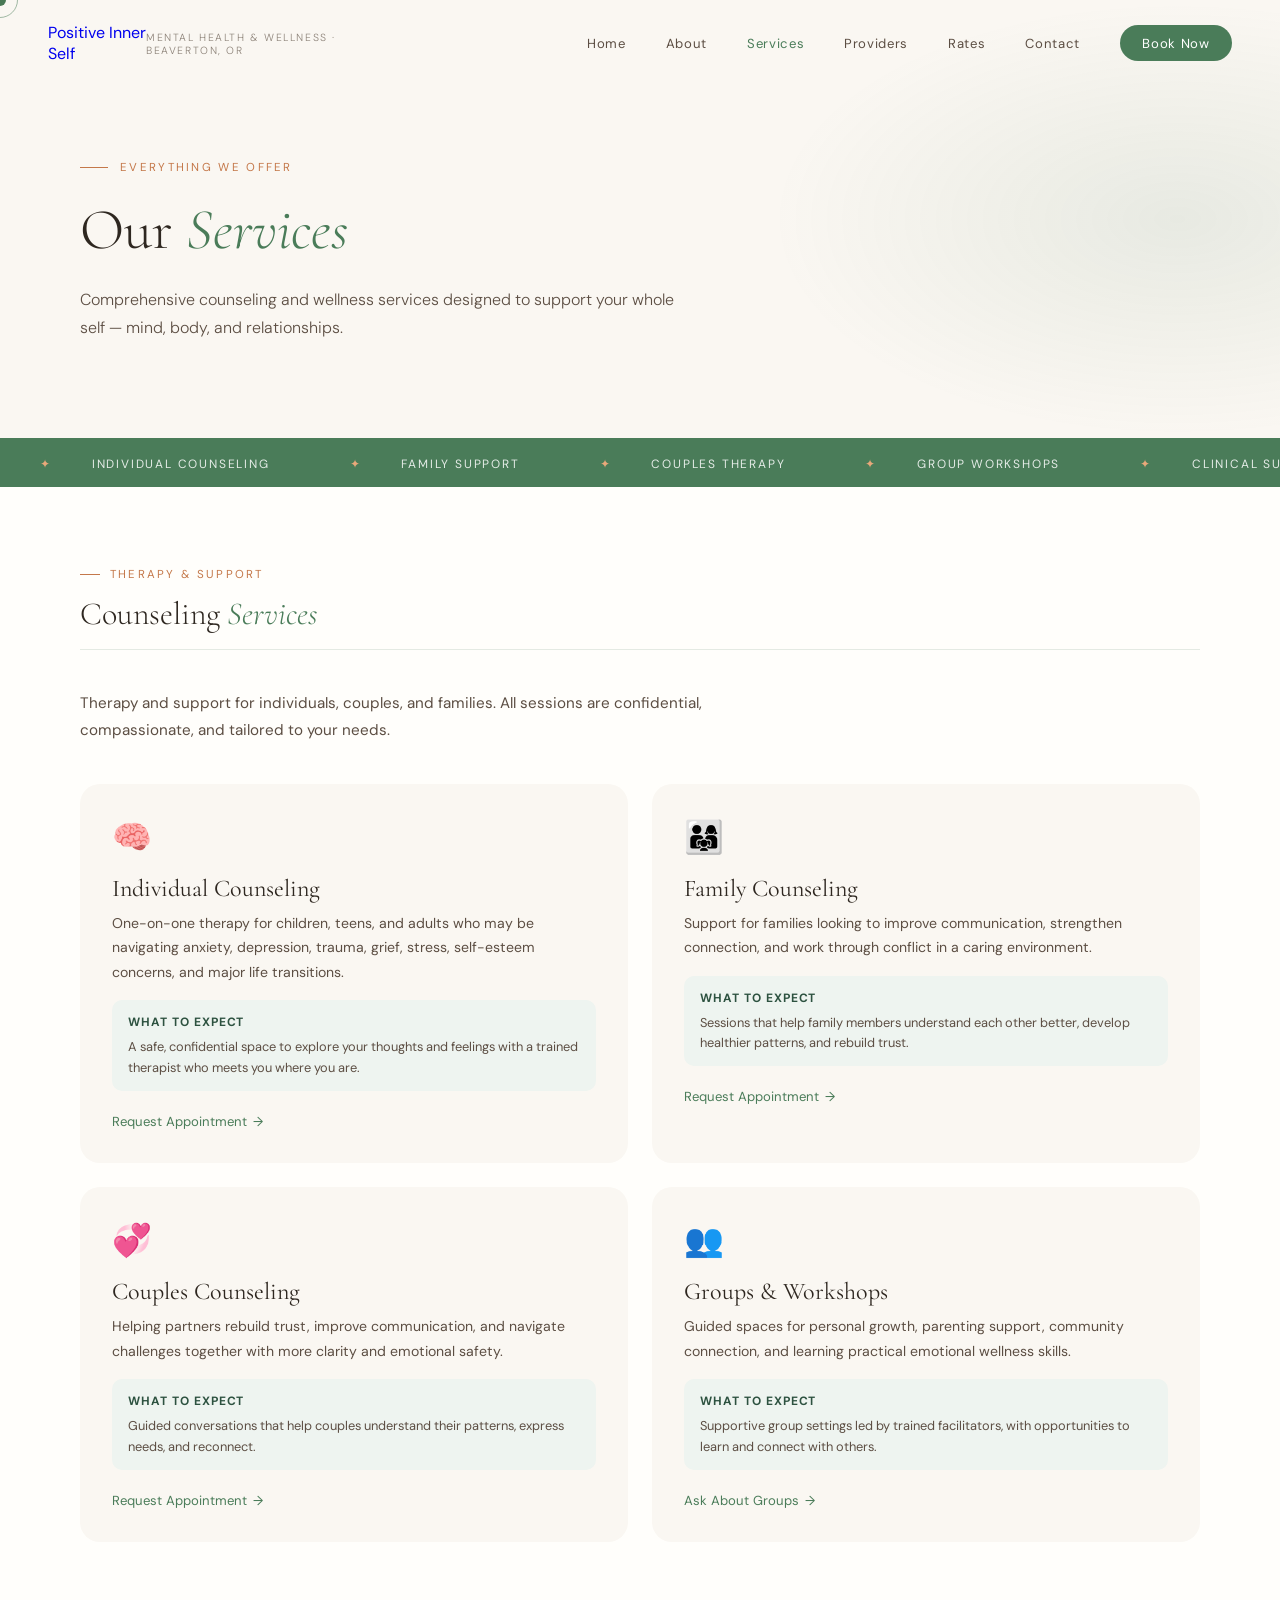
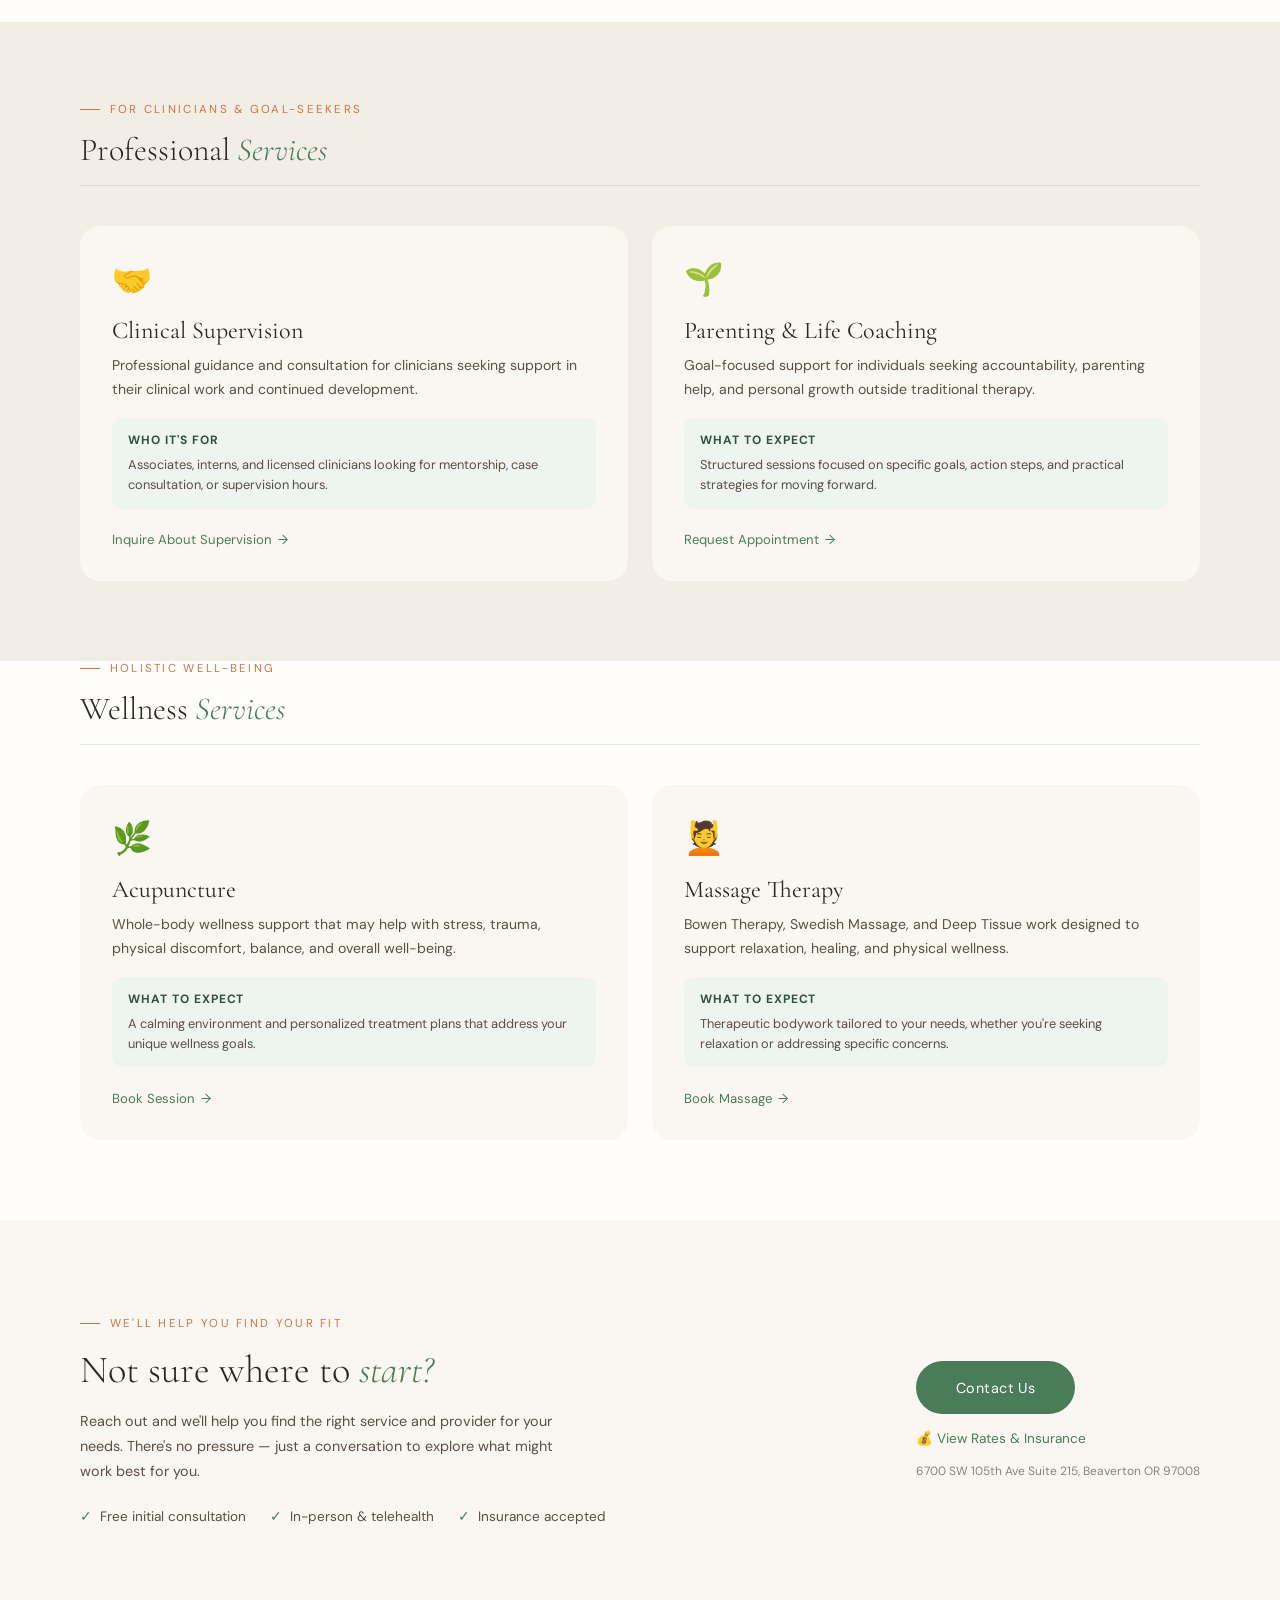
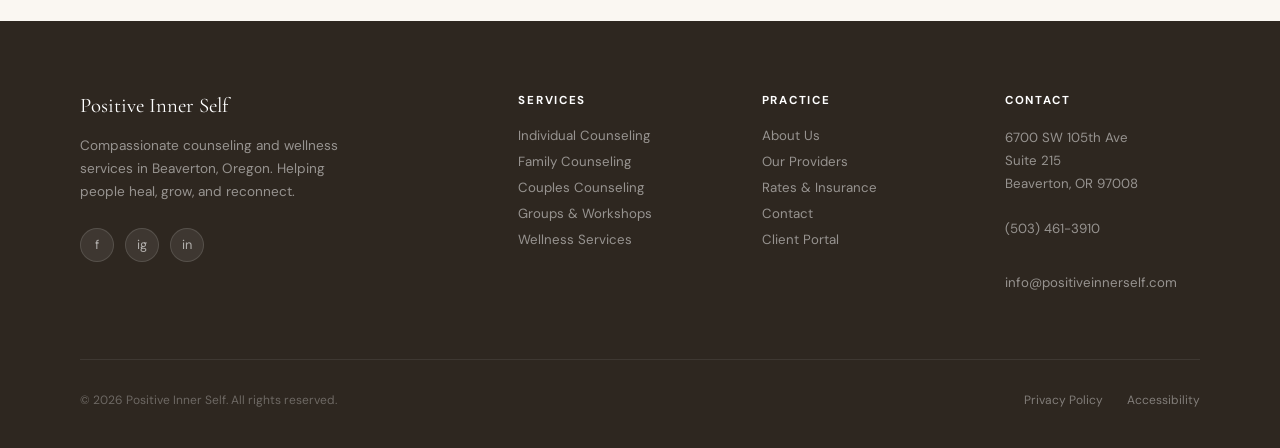
<file: services.html>
<!DOCTYPE html>
<html lang="en">
<head>
<meta charset="UTF-8">
<meta name="viewport" content="width=device-width, initial-scale=1.0">
<title>Our Services — Positive Inner Self</title>
<link rel="preconnect" href="https://fonts.googleapis.com">
<link rel="preconnect" href="https://fonts.gstatic.com" crossorigin>
<link href="https://fonts.googleapis.com/css2?family=Cormorant+Garamond:ital,wght@0,300;0,400;0,500;0,600;1,300;1,400&family=DM+Sans:wght@300;400;500&display=swap" rel="stylesheet">
<link rel="stylesheet" href="style.css">
</head>
<body>

<div class="cursor" id="cursor"></div>
<div class="cursor-ring" id="cursor-ring"></div>

<nav id="navbar">
  <a href="index.html" class="nav-logo">
    Positive Inner Self
    <span>Mental Health &amp; Wellness · Beaverton, OR</span>
  </a>
  <div class="nav-links">
    <a href="index.html">Home</a>
    <a href="about.html">About</a>
    <a href="services.html">Services</a>
    <a href="providers.html">Providers</a>
    <a href="rates.html">Rates</a>
    <a href="contact.html">Contact</a>
    <a href="contact.html" class="nav-cta">Book Now</a>
  </div>
</nav>

<!-- PAGE HERO -->
<section class="page-hero" id="main">
  <div class="page-eyebrow">Everything we offer</div>
  <h1 class="page-headline">Our <em>Services</em></h1>
  <p class="page-sub">Comprehensive counseling and wellness services designed to support your whole self — mind, body, and relationships.</p>
</section>

<!-- MARQUEE -->
<div class="marquee-strip">
  <div class="marquee-inner">
    <span>Individual Counseling</span><span>Family Support</span><span>Couples Therapy</span><span>Group Workshops</span><span>Clinical Supervision</span><span>Life Coaching</span><span>Acupuncture</span><span>Massage Therapy</span><span>Telehealth Available</span><span>Individual Counseling</span><span>Family Support</span><span>Couples Therapy</span><span>Group Workshops</span><span>Clinical Supervision</span><span>Life Coaching</span><span>Acupuncture</span><span>Massage Therapy</span><span>Telehealth Available</span>
  </div>
</div>

<!-- COUNSELING SERVICES -->
<div class="services-section" id="counseling">
  <div class="section-tag">Therapy &amp; support</div>
  <h2 class="services-section-title">Counseling <em>Services</em></h2>
  <p style="font-size:0.95rem; color:var(--bark-lt); line-height:1.75; margin-bottom:2.5rem; max-width:650px;">Therapy and support for individuals, couples, and families. All sessions are confidential, compassionate, and tailored to your needs.</p>
  <div class="service-detail-grid">

    <div class="service-detail-card reveal" id="individual">
      <div class="sdc-icon">🧠</div>
      <div class="sdc-name">Individual Counseling</div>
      <div class="sdc-desc">One-on-one therapy for children, teens, and adults who may be navigating anxiety, depression, trauma, grief, stress, self-esteem concerns, and major life transitions.</div>
      <div class="sdc-expect">
        <strong>What to expect</strong>
        A safe, confidential space to explore your thoughts and feelings with a trained therapist who meets you where you are.
      </div>
      <a href="contact.html" class="sdc-cta">Request Appointment</a>
    </div>

    <div class="service-detail-card reveal reveal-delay-1" id="family">
      <div class="sdc-icon">👨‍👩‍👧</div>
      <div class="sdc-name">Family Counseling</div>
      <div class="sdc-desc">Support for families looking to improve communication, strengthen connection, and work through conflict in a caring environment.</div>
      <div class="sdc-expect">
        <strong>What to expect</strong>
        Sessions that help family members understand each other better, develop healthier patterns, and rebuild trust.
      </div>
      <a href="contact.html" class="sdc-cta">Request Appointment</a>
    </div>

    <div class="service-detail-card reveal" id="couples">
      <div class="sdc-icon">💞</div>
      <div class="sdc-name">Couples Counseling</div>
      <div class="sdc-desc">Helping partners rebuild trust, improve communication, and navigate challenges together with more clarity and emotional safety.</div>
      <div class="sdc-expect">
        <strong>What to expect</strong>
        Guided conversations that help couples understand their patterns, express needs, and reconnect.
      </div>
      <a href="contact.html" class="sdc-cta">Request Appointment</a>
    </div>

    <div class="service-detail-card reveal reveal-delay-1" id="groups">
      <div class="sdc-icon">👥</div>
      <div class="sdc-name">Groups &amp; Workshops</div>
      <div class="sdc-desc">Guided spaces for personal growth, parenting support, community connection, and learning practical emotional wellness skills.</div>
      <div class="sdc-expect">
        <strong>What to expect</strong>
        Supportive group settings led by trained facilitators, with opportunities to learn and connect with others.
      </div>
      <a href="contact.html" class="sdc-cta">Ask About Groups</a>
    </div>

  </div>
</div>

<!-- PROFESSIONAL SERVICES -->
<div class="services-section" style="background:var(--linen); padding-top:5rem; padding-bottom:5rem;" id="professional">
  <div class="section-tag">For clinicians &amp; goal-seekers</div>
  <h2 class="services-section-title">Professional <em>Services</em></h2>
  <div class="service-detail-grid">

    <div class="service-detail-card reveal" id="supervision">
      <div class="sdc-icon">🤝</div>
      <div class="sdc-name">Clinical Supervision</div>
      <div class="sdc-desc">Professional guidance and consultation for clinicians seeking support in their clinical work and continued development.</div>
      <div class="sdc-expect">
        <strong>Who it's for</strong>
        Associates, interns, and licensed clinicians looking for mentorship, case consultation, or supervision hours.
      </div>
      <a href="contact.html" class="sdc-cta">Inquire About Supervision</a>
    </div>

    <div class="service-detail-card reveal reveal-delay-1" id="coaching">
      <div class="sdc-icon">🌱</div>
      <div class="sdc-name">Parenting &amp; Life Coaching</div>
      <div class="sdc-desc">Goal-focused support for individuals seeking accountability, parenting help, and personal growth outside traditional therapy.</div>
      <div class="sdc-expect">
        <strong>What to expect</strong>
        Structured sessions focused on specific goals, action steps, and practical strategies for moving forward.
      </div>
      <a href="contact.html" class="sdc-cta">Request Appointment</a>
    </div>

  </div>
</div>

<!-- WELLNESS SERVICES -->
<div class="services-section" id="wellness">
  <div class="section-tag">Holistic well-being</div>
  <h2 class="services-section-title">Wellness <em>Services</em></h2>
  <div class="service-detail-grid">

    <div class="service-detail-card reveal" id="acupuncture">
      <div class="sdc-icon">🌿</div>
      <div class="sdc-name">Acupuncture</div>
      <div class="sdc-desc">Whole-body wellness support that may help with stress, trauma, physical discomfort, balance, and overall well-being.</div>
      <div class="sdc-expect">
        <strong>What to expect</strong>
        A calming environment and personalized treatment plans that address your unique wellness goals.
      </div>
      <a href="contact.html" class="sdc-cta">Book Session</a>
    </div>

    <div class="service-detail-card reveal reveal-delay-1" id="massage">
      <div class="sdc-icon">💆</div>
      <div class="sdc-name">Massage Therapy</div>
      <div class="sdc-desc">Bowen Therapy, Swedish Massage, and Deep Tissue work designed to support relaxation, healing, and physical wellness.</div>
      <div class="sdc-expect">
        <strong>What to expect</strong>
        Therapeutic bodywork tailored to your needs, whether you're seeking relaxation or addressing specific concerns.
      </div>
      <a href="contact.html" class="sdc-cta">Book Massage</a>
    </div>

  </div>
</div>

<!-- NOT SURE CTA -->
<section class="booking-cta">
  <div class="reveal">
    <div class="cta-eyebrow">We'll help you find your fit</div>
    <h2 class="cta-title">Not sure where to <em>start?</em></h2>
    <p class="cta-body">Reach out and we'll help you find the right service and provider for your needs. There's no pressure — just a conversation to explore what might work best for you.</p>
    <div class="cta-checks">
      <div class="cta-check"><span>✓</span> Free initial consultation</div>
      <div class="cta-check"><span>✓</span> In-person &amp; telehealth</div>
      <div class="cta-check"><span>✓</span> Insurance accepted</div>
    </div>
  </div>
  <div class="cta-actions reveal reveal-delay-2">
    <a href="contact.html" class="btn-primary" style="font-size:0.9rem; padding:1.1rem 2.5rem;">Contact Us</a>
    <a href="rates.html" class="cta-phone">💰 View Rates &amp; Insurance</a>
    <div class="cta-note">6700 SW 105th Ave Suite 215, Beaverton OR 97008</div>
  </div>
</section>

<!-- FOOTER -->
<footer>
  <div class="footer-grid">
    <div>
      <a href="index.html" class="footer-logo">Positive Inner Self</a>
      <p class="footer-tagline">Compassionate counseling and wellness services in Beaverton, Oregon. Helping people heal, grow, and reconnect.</p>
      <div class="footer-social">
        <a href="#" class="social-btn">f</a>
        <a href="#" class="social-btn">ig</a>
        <a href="#" class="social-btn">in</a>
      </div>
    </div>
    <div class="footer-col">
      <h4>Services</h4>
      <a href="#individual">Individual Counseling</a>
      <a href="#family">Family Counseling</a>
      <a href="#couples">Couples Counseling</a>
      <a href="#groups">Groups &amp; Workshops</a>
      <a href="#wellness">Wellness Services</a>
    </div>
    <div class="footer-col">
      <h4>Practice</h4>
      <a href="about.html">About Us</a>
      <a href="providers.html">Our Providers</a>
      <a href="rates.html">Rates &amp; Insurance</a>
      <a href="contact.html">Contact</a>
      <a href="portal.html">Client Portal</a>
    </div>
    <div class="footer-col">
      <h4>Contact</h4>
      <address>
        6700 SW 105th Ave<br>Suite 215<br>Beaverton, OR 97008<br><br>
        <a href="tel:5034613910">(503) 461-3910</a><br>
        <a href="mailto:info@positiveinnerself.com">info@positiveinnerself.com</a>
      </address>
    </div>
  </div>
  <div class="footer-bottom">
    <span>© 2026 Positive Inner Self. All rights reserved.</span>
    <div style="display:flex; gap:1.5rem;">
      <a href="#">Privacy Policy</a>
      <a href="#">Accessibility</a>
    </div>
  </div>
</footer>

<script src="main.js"></script>
</body>
</html>
</file>
<file: style.css>
/* Positive Inner Self — Shared Stylesheet */
*, *::before, *::after { box-sizing: border-box; margin: 0; padding: 0; }

:root {
  --sage:       #4A7C59;
  --sage-lt:    #7BAE8A;
  --sage-pale:  #EEF4F0;
  --sage-deep:  #2D5240;
  --clay:       #C4784A;
  --clay-lt:    #E8A87A;
  --cream:      #FAF7F2;
  --warm-white: #FFFEFB;
  --bark:       #2E2720;
  --bark-lt:    #5C4E43;
  --mist:       #D6E4D9;
  --stone:      #8C8278;
  --linen:      #F2EDE5;
  --blush:      #F5EAE2;
}

html { scroll-behavior: smooth; }

body {
  font-family: 'DM Sans', sans-serif;
  background: var(--warm-white);
  color: var(--bark);
  overflow-x: hidden;
  cursor: none;
}

/* Custom cursor */
.cursor {
  position: fixed; top: 0; left: 0;
  width: 12px; height: 12px;
  background: var(--sage);
  border-radius: 50%;
  pointer-events: none;
  z-index: 9999;
  transform: translate(-50%, -50%);
  transition: width 0.3s ease, height 0.3s ease, background 0.3s ease;
  mix-blend-mode: multiply;
}
.cursor-ring {
  position: fixed; top: 0; left: 0;
  width: 36px; height: 36px;
  border: 1.5px solid var(--sage);
  border-radius: 50%;
  pointer-events: none;
  z-index: 9998;
  transform: translate(-50%, -50%);
  transition: width 0.3s ease, height 0.3s ease, opacity 0.3s ease;
  opacity: 0.5;
}
body:has(a:hover) .cursor, body:has(button:hover) .cursor { width: 20px; height: 20px; background: var(--clay); }
body:has(a:hover) .cursor-ring, body:has(button:hover) .cursor-ring { width: 52px; height: 52px; opacity: 0.2; }

/* NAV */
nav {
  position: fixed; top: 0; left: 0; right: 0;
  z-index: 100;
  padding: 1.4rem 3rem;
  display: flex; align-items: center; justify-content: space-between;
  transition: background 0.4s ease, backdrop-filter 0.4s ease, padding 0.3s ease;
}
nav.scrolled {
  background: rgba(250, 247, 242, 0.92);
  backdrop-filter: blur(12px);
  padding: 1rem 3rem;
  border-bottom: 1px solid rgba(74,124,89,0.12);
}
.nav-logo {
  display: flex;
  align-items: center;
  max-width: 320px;   /* 🔥 controls overall logo size */
  flex-shrink: 0; 
  text-decoration: none;
}
.nav-logo img {
  width: 100%;
  height: auto;
  display: block;
}
.nav-logo span { display: block; font-size: 0.65rem; font-family: 'DM Sans', sans-serif; font-weight: 300; color: var(--stone); letter-spacing: 0.15em; text-transform: uppercase; margin-top: 1px; }
.nav-links { display: flex; align-items: center; gap: 2.5rem; }
.nav-links a { font-size: 0.82rem; font-weight: 400; color: var(--bark-lt); text-decoration: none; letter-spacing: 0.05em; transition: color 0.2s; }
.nav-links a:hover { color: var(--sage); }
.nav-links a.active { color: var(--sage); }
.nav-cta {
  background: var(--sage);
  color: white !important;
  padding: 0.6rem 1.4rem;
  border-radius: 100px;
  font-size: 0.82rem;
  font-weight: 400;
  letter-spacing: 0.04em;
  text-decoration: none;
  transition: background 0.25s, transform 0.2s;
}
.nav-cta:hover { background: var(--sage-deep) !important; transform: translateY(-1px); }

/* PAGE HERO (inner pages) */
.page-hero {
  padding: 10rem 5rem 6rem;
  background: var(--cream);
  position: relative;
  overflow: hidden;
}
.page-hero::after {
  content: '';
  position: absolute;
  bottom: 0; right: 0;
  width: 40%;
  height: 100%;
  background: radial-gradient(ellipse at 80% 50%, rgba(74,124,89,0.1) 0%, transparent 70%);
  pointer-events: none;
}
.page-eyebrow {
  font-size: 0.72rem;
  font-weight: 400;
  letter-spacing: 0.2em;
  text-transform: uppercase;
  color: var(--clay);
  margin-bottom: 1.5rem;
  display: flex;
  align-items: center;
  gap: 0.75rem;
  opacity: 0;
  animation: fadeUp 0.8s ease 0.2s forwards;
}
.page-eyebrow::before { content: ''; width: 28px; height: 1px; background: var(--clay); flex-shrink: 0; }
.page-headline {
  font-family: 'Cormorant Garamond', serif;
  font-size: clamp(2.8rem, 4.5vw, 4.5rem);
  font-weight: 300;
  line-height: 1.1;
  color: var(--bark);
  margin-bottom: 1.5rem;
  opacity: 0;
  animation: fadeUp 0.9s ease 0.35s forwards;
  max-width: 700px;
}
.page-headline em { font-style: italic; color: var(--sage); }
.page-sub {
  font-size: 1rem;
  font-weight: 300;
  line-height: 1.75;
  color: var(--bark-lt);
  max-width: 600px;
  opacity: 0;
  animation: fadeUp 0.9s ease 0.5s forwards;
}

/* MARQUEE STRIP */
.marquee-strip {
  background: var(--sage);
  padding: 0.85rem 0;
  overflow: hidden;
  white-space: nowrap;
}
.marquee-inner {
  display: inline-block;
  animation: marquee 25s linear infinite;
}
.marquee-inner span {
  font-size: 0.75rem;
  letter-spacing: 0.15em;
  text-transform: uppercase;
  color: rgba(255,255,255,0.85);
  padding: 0 2.5rem;
}
.marquee-inner span::before { content: '✦'; color: var(--clay-lt); margin-right: 2.5rem; }
@keyframes marquee { from { transform: translateX(0); } to { transform: translateX(-50%); } }

/* SECTION SHARED */
.section-tag {
  font-size: 0.72rem;
  letter-spacing: 0.2em;
  text-transform: uppercase;
  color: var(--clay);
  margin-bottom: 0.8rem;
  display: flex;
  align-items: center;
  gap: 0.6rem;
}
.section-tag::before { content: ''; width: 20px; height: 1px; background: var(--clay); }
.section-title {
  font-family: 'Cormorant Garamond', serif;
  font-size: clamp(2.2rem, 3.5vw, 3.4rem);
  font-weight: 300;
  line-height: 1.15;
  color: var(--bark);
}
.section-title em { font-style: italic; color: var(--sage); }
.section-header {
  display: flex;
  align-items: flex-end;
  justify-content: space-between;
  margin-bottom: 4rem;
}
.see-all { font-size: 0.82rem; color: var(--sage); text-decoration: none; display: flex; align-items: center; gap: 0.4rem; transition: gap 0.2s; white-space: nowrap; padding-bottom: 0.4rem; }
.see-all:hover { gap: 0.7rem; }
.see-all::after { content: '→'; }

/* BUTTONS */
.btn-primary {
  background: var(--sage);
  color: white;
  padding: 0.95rem 2.2rem;
  border-radius: 100px;
  font-size: 0.88rem;
  font-weight: 400;
  text-decoration: none;
  letter-spacing: 0.03em;
  transition: background 0.25s, transform 0.2s, box-shadow 0.25s;
  display: inline-block;
}
.btn-primary:hover { background: var(--sage-deep); transform: translateY(-2px); box-shadow: 0 8px 24px rgba(45,82,64,0.25); }
.btn-outline {
  display: inline-flex;
  align-items: center;
  gap: 0.5rem;
  border: 1.5px solid var(--sage);
  color: var(--sage);
  padding: 0.85rem 2rem;
  border-radius: 100px;
  font-size: 0.85rem;
  text-decoration: none;
  transition: background 0.25s, color 0.25s, transform 0.2s;
}
.btn-outline:hover { background: var(--sage); color: white; transform: translateY(-2px); }
.btn-ghost {
  font-size: 0.85rem;
  color: var(--bark-lt);
  text-decoration: none;
  display: flex;
  align-items: center;
  gap: 0.5rem;
  transition: color 0.2s, gap 0.2s;
}
.btn-ghost:hover { color: var(--sage); gap: 0.8rem; }
.btn-ghost::after { content: '→'; }

/* SERVICES GRID */
.services { padding: 7rem 5rem; background: var(--warm-white); }
.services-grid {
  display: grid;
  grid-template-columns: repeat(3, 1fr);
  gap: 1.5rem;
}
.service-card {
  background: var(--cream);
  border-radius: 20px;
  padding: 2.2rem;
  position: relative;
  overflow: hidden;
  transition: transform 0.3s ease, box-shadow 0.3s ease;
  cursor: none;
  text-decoration: none;
  color: inherit;
  display: block;
}
.service-card:hover { transform: translateY(-6px); box-shadow: 0 20px 50px rgba(46,39,32,0.1); }
.service-card.featured {
  grid-column: span 2;
  background: var(--sage-deep);
  color: white;
  display: grid;
  grid-template-columns: 1fr 1fr;
  gap: 2rem;
  align-items: center;
}
.service-icon {
  width: 48px; height: 48px;
  background: var(--sage-pale);
  border-radius: 14px;
  display: flex;
  align-items: center;
  justify-content: center;
  font-size: 1.4rem;
  margin-bottom: 1.4rem;
  flex-shrink: 0;
}
.featured .service-icon { background: rgba(255,255,255,0.15); }
.service-name {
  font-family: 'Cormorant Garamond', serif;
  font-size: 1.5rem;
  font-weight: 400;
  margin-bottom: 0.6rem;
  line-height: 1.2;
}
.service-desc {
  font-size: 0.85rem;
  line-height: 1.7;
  color: var(--stone);
  margin-bottom: 1.4rem;
}
.featured .service-desc { color: rgba(255,255,255,0.7); }
.featured .service-name { color: white; font-size: 2rem; }
.service-link {
  font-size: 0.78rem;
  color: var(--sage);
  letter-spacing: 0.05em;
  display: flex;
  align-items: center;
  gap: 0.4rem;
  transition: gap 0.2s;
}
.service-link::after { content: '→'; }
.featured .service-link { color: var(--clay-lt); }
.service-card-visual {
  background: rgba(255,255,255,0.08);
  border-radius: 14px;
  height: 180px;
  display: flex;
  align-items: center;
  justify-content: center;
  font-size: 3.5rem;
  border: 1px solid rgba(255,255,255,0.12);
}
.service-tag {
  position: absolute;
  top: 1.4rem; right: 1.4rem;
  background: var(--sage-pale);
  color: var(--sage-deep);
  font-size: 0.68rem;
  letter-spacing: 0.08em;
  text-transform: uppercase;
  padding: 0.3rem 0.7rem;
  border-radius: 100px;
}
.featured .service-tag { background: var(--clay); color: white; }
.services-grid .service-card::before {
  content: '';
  position: absolute;
  inset: 0;
  border-radius: 20px;
  border: 1px solid transparent;
  transition: border-color 0.3s;
}
.services-grid .service-card:hover::before { border-color: var(--sage); }

/* SERVICE DETAIL (services page) */
.services-section { padding: 5rem 5rem; }
.services-section + .services-section { padding-top: 0; }
.services-section-title {
  font-family: 'Cormorant Garamond', serif;
  font-size: clamp(1.8rem, 2.5vw, 2.5rem);
  font-weight: 300;
  color: var(--bark);
  margin-bottom: 2.5rem;
  padding-bottom: 1rem;
  border-bottom: 1px solid rgba(74,124,89,0.15);
}
.services-section-title em { color: var(--sage); font-style: italic; }
.service-detail-grid {
  display: grid;
  grid-template-columns: repeat(2, 1fr);
  gap: 1.5rem;
}
.service-detail-card {
  background: var(--cream);
  border-radius: 20px;
  padding: 2rem;
  position: relative;
  overflow: hidden;
  transition: transform 0.3s ease, box-shadow 0.3s ease;
}
.service-detail-card:hover { transform: translateY(-4px); box-shadow: 0 16px 40px rgba(46,39,32,0.08); }
.service-detail-card::before {
  content: '';
  position: absolute;
  inset: 0;
  border-radius: 20px;
  border: 1px solid transparent;
  transition: border-color 0.3s;
}
.service-detail-card:hover::before { border-color: var(--sage); }
.sdc-icon { font-size: 2rem; margin-bottom: 1rem; }
.sdc-name {
  font-family: 'Cormorant Garamond', serif;
  font-size: 1.5rem;
  font-weight: 400;
  color: var(--bark);
  margin-bottom: 0.5rem;
}
.sdc-desc { font-size: 0.88rem; color: var(--bark-lt); line-height: 1.75; margin-bottom: 1rem; }
.sdc-expect {
  background: var(--sage-pale);
  border-radius: 10px;
  padding: 0.8rem 1rem;
  font-size: 0.8rem;
  color: var(--bark-lt);
  line-height: 1.6;
  margin-bottom: 1.2rem;
}
.sdc-expect strong { color: var(--sage-deep); font-size: 0.75rem; text-transform: uppercase; letter-spacing: 0.08em; display: block; margin-bottom: 0.3rem; }
.sdc-cta {
  font-size: 0.82rem;
  color: var(--sage);
  text-decoration: none;
  display: inline-flex;
  align-items: center;
  gap: 0.4rem;
  transition: gap 0.2s;
}
.sdc-cta::after { content: '→'; }
.sdc-cta:hover { gap: 0.7rem; }

/* ABOUT */
.about {
  background: var(--linen);
  padding: 7rem 5rem;
  display: grid;
  grid-template-columns: 1fr 1fr;
  gap: 6rem;
  align-items: center;
}
.about-visual { position: relative; }
.about-img-main {
  width: 100%;
  aspect-ratio: 4/5;
  background: linear-gradient(135deg, var(--mist) 0%, var(--sage-pale) 60%, var(--blush) 100%);
  border-radius: 32px 32px 80px 32px;
  display: flex;
  align-items: center;
  justify-content: center;
  font-family: 'Cormorant Garamond', serif;
  font-style: italic;
  font-size: 1rem;
  color: var(--stone);
  position: relative;
  overflow: hidden;
}
.about-img-main::before {
  content: '';
  position: absolute;
  top: 0; left: 0; right: 0; bottom: 0;
  background: radial-gradient(ellipse at 30% 70%, rgba(74,124,89,0.12) 0%, transparent 65%),
              radial-gradient(ellipse at 80% 20%, rgba(196,120,74,0.08) 0%, transparent 50%);
}
.about-img-accent {
  position: absolute;
  bottom: -24px; right: -24px;
  width: 45%; aspect-ratio: 1;
  background: var(--sage);
  border-radius: 24px;
  display: flex; align-items: center; justify-content: center;
  box-shadow: 0 16px 40px rgba(45,82,64,0.25);
}
.accent-quote {
  font-family: 'Cormorant Garamond', serif;
  font-size: 1rem; font-weight: 300; font-style: italic;
  color: white; text-align: center; padding: 1.5rem; line-height: 1.5;
}
.about-img-float {
  position: absolute; top: -20px; left: -20px;
  background: white; border-radius: 16px;
  padding: 1rem 1.3rem;
  box-shadow: 0 8px 28px rgba(46,39,32,0.1);
}
.float-label { font-size: 0.68rem; color: var(--stone); text-transform: uppercase; letter-spacing: 0.1em; margin-bottom: 0.2rem; }
.float-val { font-family: 'Cormorant Garamond', serif; font-size: 1.6rem; font-weight: 400; color: var(--bark); line-height: 1; }
.about-body {
  font-size: 1rem; line-height: 1.85; color: var(--bark-lt); margin-bottom: 2rem;
}
.about-values { display: flex; flex-direction: column; gap: 0.8rem; margin-top: 2.4rem; }
.value-item {
  display: flex; align-items: flex-start; gap: 1rem;
  padding: 1.1rem 1.3rem; background: white;
  border-radius: 14px; border-left: 3px solid var(--sage);
  transition: transform 0.2s;
}
.value-item:hover { transform: translateX(4px); }
.value-icon { font-size: 1.1rem; flex-shrink: 0; margin-top: 1px; }
.value-text strong { display: block; font-size: 0.88rem; font-weight: 500; color: var(--bark); margin-bottom: 0.15rem; }
.value-text span { font-size: 0.82rem; color: var(--stone); line-height: 1.5; }

/* PROVIDERS */
.providers { padding: 7rem 5rem; background: var(--warm-white); }
.providers-grid {
  display: grid;
  grid-template-columns: repeat(4, 1fr);
  gap: 1.2rem;
  margin-top: 3.5rem;
}
.provider-card {
  background: var(--cream);
  border-radius: 18px; overflow: hidden;
  transition: transform 0.3s ease, box-shadow 0.3s ease;
  cursor: none;
}
.provider-card:hover { transform: translateY(-4px); box-shadow: 0 16px 40px rgba(46,39,32,0.1); }
.provider-photo {
  width: 100%; aspect-ratio: 1;
  background: linear-gradient(135deg, var(--sage-pale) 0%, var(--mist) 100%);
  display: flex; align-items: center; justify-content: center;
  font-size: 2.8rem; position: relative; overflow: hidden;
}
.provider-photo::after {
  content: ''; position: absolute; inset: 0;
  background: linear-gradient(to bottom, transparent 60%, rgba(46,39,32,0.06) 100%);
}
.provider-badge {
  position: absolute; top: 0.8rem; right: 0.8rem;
  background: var(--clay); color: white;
  font-size: 0.62rem; letter-spacing: 0.06em; text-transform: uppercase;
  padding: 0.25rem 0.6rem; border-radius: 100px;
  z-index: 1;
}
.provider-badge.wellness { background: var(--sage); }
.provider-badge.inquiries { background: var(--sage-deep); }
.provider-info { padding: 1rem 1.1rem 1.2rem; }
.provider-name { font-family: 'Cormorant Garamond', serif; font-size: 1.1rem; font-weight: 400; color: var(--bark); margin-bottom: 0.2rem; }
.provider-cred { font-size: 0.72rem; color: var(--sage); font-weight: 500; letter-spacing: 0.04em; margin-bottom: 0.4rem; }
.provider-spec { font-size: 0.75rem; color: var(--stone); line-height: 1.5; }
.provider-avail {
  display: inline-flex; align-items: center; gap: 0.35rem;
  font-size: 0.68rem; color: #3A9E52;
  background: rgba(92,190,111,0.12);
  padding: 0.2rem 0.6rem; border-radius: 100px; margin-top: 0.6rem;
}
.avail-dot { width: 5px; height: 5px; background: #5CBE6F; border-radius: 50%; }
.providers-cta { text-align: center; margin-top: 3rem; }

/* PROVIDER DETAIL GRID (providers page) */
.providers-full { padding: 5rem 5rem; }
.providers-section-header {
  margin-bottom: 2.5rem;
  padding-bottom: 1rem;
  border-bottom: 1px solid rgba(74,124,89,0.15);
}
.providers-section-title {
  font-family: 'Cormorant Garamond', serif;
  font-size: clamp(1.8rem, 2.5vw, 2.5rem);
  font-weight: 300; color: var(--bark);
}
.providers-section-title em { color: var(--sage); font-style: italic; }
.providers-detail-grid {
  display: grid;
  grid-template-columns: repeat(3, 1fr);
  gap: 1.5rem;
  margin-bottom: 4rem;
}
.provider-detail-card {
  background: var(--cream);
  border-radius: 20px; overflow: hidden;
  transition: transform 0.3s ease, box-shadow 0.3s ease;
}
.provider-detail-card:hover { transform: translateY(-4px); box-shadow: 0 16px 40px rgba(46,39,32,0.1); }
.provider-detail-card.featured {
  grid-column: span 3;
  display: grid;
  grid-template-columns: 220px 1fr;
  gap: 0;
  background: var(--sage-deep);
}
.pdc-photo {
  aspect-ratio: 1;
  background: linear-gradient(135deg, var(--sage-pale) 0%, var(--mist) 100%);
  display: flex; align-items: center; justify-content: center;
  font-size: 3rem;
}
.provider-detail-card.featured .pdc-photo {
  aspect-ratio: auto;
  min-height: 200px;
  background: linear-gradient(135deg, rgba(74,124,89,0.3) 0%, rgba(45,82,64,0.5) 100%);
}
.pdc-info { padding: 1.5rem; }
.provider-detail-card.featured .pdc-info { padding: 2.5rem; }
.pdc-badge {
  display: inline-block;
  background: var(--clay); color: white;
  font-size: 0.65rem; letter-spacing: 0.08em; text-transform: uppercase;
  padding: 0.25rem 0.7rem; border-radius: 100px; margin-bottom: 0.8rem;
}
.provider-detail-card.featured .pdc-badge { background: rgba(255,255,255,0.2); }
.pdc-name {
  font-family: 'Cormorant Garamond', serif;
  font-size: 1.4rem; font-weight: 400; color: var(--bark); margin-bottom: 0.2rem;
}
.provider-detail-card.featured .pdc-name { color: white; font-size: 2rem; }
.pdc-cred { font-size: 0.75rem; color: var(--sage); font-weight: 500; letter-spacing: 0.04em; margin-bottom: 0.8rem; }
.provider-detail-card.featured .pdc-cred { color: var(--clay-lt); }
.pdc-bio { font-size: 0.85rem; color: var(--bark-lt); line-height: 1.7; margin-bottom: 1rem; }
.provider-detail-card.featured .pdc-bio { color: rgba(255,255,255,0.75); }
.pdc-specs { font-size: 0.78rem; color: var(--stone); }
.pdc-specs strong { color: var(--sage-deep); text-transform: uppercase; letter-spacing: 0.06em; font-size: 0.68rem; display: block; margin-bottom: 0.3rem; }
.provider-detail-card.featured .pdc-specs strong { color: var(--clay-lt); }
.provider-detail-card.featured .pdc-specs { color: rgba(255,255,255,0.6); }
.pdc-avail {
  display: inline-flex; align-items: center; gap: 0.35rem;
  font-size: 0.68rem; color: #3A9E52;
  background: rgba(92,190,111,0.12);
  padding: 0.2rem 0.6rem; border-radius: 100px; margin-top: 0.8rem;
}

/* TESTIMONIALS */
.testimonials {
  background: var(--sage-deep);
  padding: 7rem 5rem;
  position: relative; overflow: hidden;
}
.testimonials::before {
  content: '"';
  position: absolute; top: -1rem; left: 3rem;
  font-family: 'Cormorant Garamond', serif;
  font-size: 20rem;
  color: rgba(255,255,255,0.04);
  line-height: 1; pointer-events: none;
}
.testimonials .section-tag { color: var(--clay-lt); }
.testimonials .section-tag::before { background: var(--clay-lt); }
.testimonials .section-title { color: white; }
.reviews-grid {
  display: grid; grid-template-columns: repeat(3, 1fr);
  gap: 1.5rem; margin-top: 3.5rem;
}
.review-card {
  background: rgba(255,255,255,0.06);
  border: 1px solid rgba(255,255,255,0.1);
  border-radius: 20px; padding: 2rem;
  transition: background 0.25s, transform 0.25s;
}
.review-card:hover { background: rgba(255,255,255,0.1); transform: translateY(-3px); }
.review-card.featured-review {
  background: white; grid-row: span 2;
  display: flex; flex-direction: column;
}
.stars { color: #F2C438; font-size: 0.85rem; letter-spacing: 0.1em; margin-bottom: 1rem; }
.review-text {
  font-family: 'Cormorant Garamond', serif;
  font-size: 1.15rem; font-style: italic; font-weight: 300;
  line-height: 1.7; color: rgba(255,255,255,0.88); flex: 1;
}
.featured-review .review-text { color: var(--bark); font-size: 1.3rem; }
.review-author {
  margin-top: 1.5rem; display: flex; align-items: center; gap: 0.8rem;
  padding-top: 1.2rem; border-top: 1px solid rgba(255,255,255,0.12);
}
.featured-review .review-author { border-top-color: rgba(46,39,32,0.1); }
.author-avatar {
  width: 36px; height: 36px; border-radius: 50%;
  background: var(--sage); display: flex; align-items: center; justify-content: center;
  font-family: 'Cormorant Garamond', serif; font-size: 1.1rem; color: white; flex-shrink: 0;
}
.featured-review .author-avatar { background: var(--sage-pale); color: var(--sage-deep); }
.author-name { font-size: 0.82rem; font-weight: 500; color: rgba(255,255,255,0.9); }
.featured-review .author-name { color: var(--bark); }
.author-service { font-size: 0.73rem; color: rgba(255,255,255,0.5); margin-top: 1px; }
.featured-review .author-service { color: var(--stone); }

/* BOOKING CTA */
.booking-cta {
  padding: 6rem 5rem; background: var(--cream);
  display: grid; grid-template-columns: 1fr auto;
  align-items: center; gap: 4rem;
}
.cta-eyebrow { font-size: 0.72rem; letter-spacing: 0.2em; text-transform: uppercase; color: var(--clay); margin-bottom: 1rem; display: flex; align-items: center; gap: 0.6rem; }
.cta-eyebrow::before { content: ''; width: 20px; height: 1px; background: var(--clay); }
.cta-title { font-family: 'Cormorant Garamond', serif; font-size: clamp(2rem, 3vw, 3rem); font-weight: 300; line-height: 1.2; color: var(--bark); margin-bottom: 1rem; }
.cta-title em { color: var(--sage); font-style: italic; }
.cta-body { font-size: 0.9rem; color: var(--bark-lt); line-height: 1.75; max-width: 500px; }
.cta-actions { display: flex; flex-direction: column; gap: 1rem; align-items: flex-start; flex-shrink: 0; }
.cta-note { font-size: 0.75rem; color: var(--stone); text-align: center; }
.cta-phone { display: flex; align-items: center; gap: 0.5rem; font-size: 0.85rem; color: var(--sage); text-decoration: none; transition: color 0.2s; }
.cta-phone:hover { color: var(--sage-deep); }
.cta-checks { display: flex; flex-wrap: wrap; gap: 1.5rem; margin-top: 1.5rem; }
.cta-check { display: flex; align-items: center; gap: 0.5rem; font-size: 0.85rem; color: var(--bark-lt); }
.cta-check span { color: var(--sage); }

/* RATES */
.rates-section { padding: 5rem 5rem; }
.rates-grid {
  display: grid;
  grid-template-columns: 1fr 1fr;
  gap: 2rem;
  margin-bottom: 4rem;
}
.rates-table {
  background: var(--cream);
  border-radius: 20px; overflow: hidden;
}
.rates-table-header {
  background: var(--sage-deep); color: white;
  padding: 1.5rem 2rem;
}
.rates-table-header h3 {
  font-family: 'Cormorant Garamond', serif;
  font-size: 1.4rem; font-weight: 400;
}
.rates-row {
  display: grid; grid-template-columns: 1fr auto auto;
  align-items: center; gap: 1rem;
  padding: 1rem 2rem;
  border-bottom: 1px solid rgba(74,124,89,0.08);
  transition: background 0.2s;
}
.rates-row:last-child { border-bottom: none; }
.rates-row:hover { background: var(--linen); }
.rates-service { font-size: 0.88rem; color: var(--bark); }
.rates-duration { font-size: 0.78rem; color: var(--stone); }
.rates-price {
  font-family: 'Cormorant Garamond', serif;
  font-size: 1.3rem; font-weight: 400; color: var(--sage);
  white-space: nowrap;
}
.insurance-section {
  background: var(--linen);
  padding: 5rem;
}
.insurance-grid {
  display: grid; grid-template-columns: 1fr 1fr; gap: 3rem; margin-top: 3rem; align-items: start;
}
.payment-badges {
  display: flex; flex-wrap: wrap; gap: 0.7rem; margin-top: 1.5rem;
}
.payment-badge {
  display: flex; align-items: center; gap: 0.5rem;
  background: white; border-radius: 100px;
  padding: 0.5rem 1rem; font-size: 0.8rem; color: var(--bark-lt);
  border: 1px solid rgba(74,124,89,0.15);
}
.payment-badge::before { content: '✓'; color: var(--sage); font-weight: 500; }
.faq-section { padding: 5rem; background: var(--warm-white); }
.faq-list { display: flex; flex-direction: column; gap: 1rem; margin-top: 2.5rem; max-width: 800px; }
.faq-item {
  background: var(--cream); border-radius: 14px;
  border-left: 3px solid var(--sage);
}
.faq-q {
  padding: 1.2rem 1.5rem;
  font-size: 0.92rem; font-weight: 500; color: var(--bark);
  cursor: pointer; display: flex; justify-content: space-between; align-items: center;
}
.faq-q::after { content: '+'; color: var(--sage); font-size: 1.2rem; }
.faq-a {
  padding: 0 1.5rem 1.2rem;
  font-size: 0.85rem; color: var(--bark-lt); line-height: 1.75;
}

/* CONTACT */
.contact-section {
  padding: 5rem;
  display: grid; grid-template-columns: 1.2fr 1fr; gap: 4rem; align-items: start;
}
.contact-form-wrap {
  background: var(--cream); border-radius: 24px; padding: 2.5rem;
}
.contact-form-title {
  font-family: 'Cormorant Garamond', serif;
  font-size: 1.8rem; font-weight: 400; color: var(--bark);
  margin-bottom: 2rem; padding-bottom: 1rem;
  border-bottom: 1px solid rgba(74,124,89,0.12);
}
.form-group { margin-bottom: 1.2rem; }
.form-group label {
  display: block; font-size: 0.78rem; font-weight: 500; color: var(--bark-lt);
  text-transform: uppercase; letter-spacing: 0.08em; margin-bottom: 0.4rem;
}
.form-group input,
.form-group select,
.form-group textarea {
  width: 100%; padding: 0.85rem 1rem;
  border: 1.5px solid rgba(74,124,89,0.2); border-radius: 10px;
  background: white; font-family: 'DM Sans', sans-serif;
  font-size: 0.9rem; color: var(--bark);
  transition: border-color 0.2s, box-shadow 0.2s;
  outline: none; cursor: none;
}
.form-group input:focus,
.form-group select:focus,
.form-group textarea:focus {
  border-color: var(--sage);
  box-shadow: 0 0 0 3px rgba(74,124,89,0.1);
}
.form-group textarea { resize: vertical; min-height: 100px; }
.form-row { display: grid; grid-template-columns: 1fr 1fr; gap: 1rem; }
.form-submit {
  background: var(--sage); color: white;
  padding: 0.95rem 2.5rem; border-radius: 100px;
  font-size: 0.88rem; font-weight: 400; letter-spacing: 0.03em;
  border: none; cursor: none; width: 100%;
  transition: background 0.25s, transform 0.2s;
  font-family: 'DM Sans', sans-serif;
}
.form-submit:hover { background: var(--sage-deep); transform: translateY(-1px); }
.contact-info { display: flex; flex-direction: column; gap: 1.5rem; padding-top: 1rem; }
.contact-info-item {
  background: var(--cream); border-radius: 16px; padding: 1.5rem;
  display: flex; gap: 1rem; align-items: flex-start;
  border-left: 3px solid var(--sage);
  transition: transform 0.2s;
}
.contact-info-item:hover { transform: translateX(4px); }
.ci-icon { font-size: 1.3rem; flex-shrink: 0; margin-top: 2px; }
.ci-label { font-size: 0.7rem; text-transform: uppercase; letter-spacing: 0.1em; color: var(--clay); font-weight: 500; margin-bottom: 0.3rem; }
.ci-value { font-size: 0.92rem; color: var(--bark); }
.ci-value a { color: var(--sage); text-decoration: none; }
.ci-value a:hover { color: var(--sage-deep); }
.ci-sub { font-size: 0.8rem; color: var(--stone); margin-top: 0.2rem; }

/* MAP PLACEHOLDER */
.map-placeholder {
  margin: 3rem 5rem;
  background: var(--linen);
  border-radius: 20px; height: 260px;
  display: flex; align-items: center; justify-content: center;
  border: 1px solid rgba(74,124,89,0.12);
  position: relative; overflow: hidden;
}
.map-pin { font-size: 2.5rem; margin-right: 1rem; }
.map-label { font-family: 'Cormorant Garamond', serif; font-size: 1.2rem; color: var(--bark-lt); font-style: italic; }

/* ABOUT PAGE EXTRAS */
.mission-section { padding: 5rem; background: var(--warm-white); }
.mission-box {
  background: var(--sage-deep); border-radius: 24px;
  padding: 4rem; max-width: 800px; margin: 2rem auto 0;
  text-align: center;
}
.mission-box p {
  font-family: 'Cormorant Garamond', serif;
  font-size: clamp(1.4rem, 2.2vw, 2rem);
  font-weight: 300; font-style: italic;
  color: white; line-height: 1.6;
}
.beliefs-section { padding: 5rem; background: var(--linen); }
.beliefs-grid {
  display: grid; grid-template-columns: repeat(3, 1fr);
  gap: 1.5rem; margin-top: 3rem;
}
.belief-card {
  background: white; border-radius: 18px;
  padding: 2rem; border-left: 3px solid var(--sage);
  transition: transform 0.2s, box-shadow 0.25s;
}
.belief-card:hover { transform: translateY(-3px); box-shadow: 0 12px 30px rgba(46,39,32,0.08); }
.belief-icon { font-size: 1.8rem; margin-bottom: 1rem; }
.belief-name { font-size: 0.92rem; font-weight: 500; color: var(--bark); margin-bottom: 0.5rem; }
.belief-desc { font-size: 0.83rem; color: var(--stone); line-height: 1.6; }
.story-section {
  padding: 5rem; background: var(--warm-white);
  display: grid; grid-template-columns: 1fr 1fr; gap: 5rem; align-items: center;
}
.story-text .section-title { margin-bottom: 1.5rem; }
.story-text p { font-size: 0.95rem; color: var(--bark-lt); line-height: 1.85; margin-bottom: 1.2rem; }
.story-visual {
  background: linear-gradient(135deg, var(--mist) 0%, var(--sage-pale) 60%, var(--blush) 100%);
  border-radius: 24px; aspect-ratio: 4/3;
  display: flex; align-items: center; justify-content: center;
  position: relative; overflow: hidden;
}
.story-visual::before {
  content: '';
  position: absolute; inset: 0;
  background: radial-gradient(ellipse at 30% 70%, rgba(74,124,89,0.12) 0%, transparent 65%);
}
.story-visual-inner { text-align: center; font-family: 'Cormorant Garamond', serif; font-style: italic; color: var(--stone); position: relative; }
.story-visual-inner .icon { font-size: 4rem; opacity: 0.3; display: block; margin-bottom: 0.5rem; }

/* FOOTER */
footer {
  background: var(--bark);
  padding: 4.5rem 5rem 2.5rem;
  color: rgba(255,255,255,0.6);
}
.footer-grid {
  display: grid; grid-template-columns: 2fr 1fr 1fr 1fr;
  gap: 3rem; margin-bottom: 3.5rem;
}
.footer-logo {
  font-family: 'Cormorant Garamond', serif;
  font-size: 1.3rem; font-weight: 400; color: white;
  margin-bottom: 1rem; display: block; text-decoration: none;
}
.footer-tagline { font-size: 0.85rem; line-height: 1.7; color: rgba(255,255,255,0.5); margin-bottom: 1.5rem; max-width: 260px; }
.footer-social { display: flex; gap: 0.7rem; }
.social-btn {
  width: 34px; height: 34px; border-radius: 50%;
  background: rgba(255,255,255,0.08); border: 1px solid rgba(255,255,255,0.12);
  display: flex; align-items: center; justify-content: center;
  font-size: 0.8rem; color: rgba(255,255,255,0.6); text-decoration: none;
  transition: background 0.2s, color 0.2s;
}
.social-btn:hover { background: var(--sage); color: white; border-color: var(--sage); }
.footer-col h4 { font-size: 0.72rem; text-transform: uppercase; letter-spacing: 0.15em; color: white; margin-bottom: 1.2rem; }
.footer-col a { display: block; font-size: 0.83rem; color: rgba(255,255,255,0.5); text-decoration: none; margin-bottom: 0.55rem; transition: color 0.2s; }
.footer-col a:hover { color: var(--sage-lt); }
.footer-col address { font-style: normal; font-size: 0.83rem; line-height: 1.7; color: rgba(255,255,255,0.5); }
.footer-bottom {
  border-top: 1px solid rgba(255,255,255,0.08);
  padding-top: 2rem; display: flex;
  justify-content: space-between; align-items: center;
  font-size: 0.75rem; color: rgba(255,255,255,0.3);
}
.footer-bottom a { color: rgba(255,255,255,0.4); text-decoration: none; }
.footer-bottom a:hover { color: var(--sage-lt); }
.footer-badges { display: flex; gap: 0.6rem; margin-top: 1.2rem; }
.chamber-badge {
  background: rgba(255,255,255,0.08); border: 1px solid rgba(255,255,255,0.12);
  border-radius: 8px; padding: 0.4rem 0.7rem;
  font-size: 0.65rem; color: rgba(255,255,255,0.45); letter-spacing: 0.04em; line-height: 1.3;
}

/* SCROLL ANIMATIONS */
.reveal {
  opacity: 0; transform: translateY(28px);
  transition: opacity 0.7s ease, transform 0.7s ease;
}
.reveal.visible { opacity: 1; transform: translateY(0); }
.reveal-delay-1 { transition-delay: 0.1s; }
.reveal-delay-2 { transition-delay: 0.2s; }
.reveal-delay-3 { transition-delay: 0.3s; }
.reveal-delay-4 { transition-delay: 0.4s; }

/* ANIMATIONS */
@keyframes fadeUp { from { opacity: 0; transform: translateY(24px); } to { opacity: 1; transform: translateY(0); } }
@keyframes fadeIn { from { opacity: 0; } to { opacity: 1; } }
@keyframes blobMorph { 0%,100% { border-radius: 63% 37% 54% 46% / 55% 48% 52% 45%; } 50% { border-radius: 44% 56% 38% 62% / 61% 38% 62% 39%; } }
@keyframes floatBadge { 0%,100% { transform: translateY(0); } 50% { transform: translateY(-8px); } }
@keyframes pulse { 0%,100% { box-shadow: 0 0 0 4px rgba(92,190,111,0.2); } 50% { box-shadow: 0 0 0 8px rgba(92,190,111,0.1); } }

/* RESPONSIVE */
@media (max-width: 900px) {
  nav { padding: 1.2rem 1.5rem; }
  nav.scrolled { padding: 0.8rem 1.5rem; }
  .nav-links { gap: 1rem; }
  .page-hero { padding: 8rem 2rem 4rem; }
  .about, .story-section, .contact-section, .booking-cta { grid-template-columns: 1fr; gap: 2rem; padding: 4rem 2rem; }
  .services { padding: 4rem 2rem; }
  .services-grid { grid-template-columns: 1fr; }
  .service-card.featured { grid-template-columns: 1fr; grid-column: span 1; }
  .providers { padding: 4rem 2rem; }
  .providers-grid { grid-template-columns: repeat(2, 1fr); }
  .providers-detail-grid { grid-template-columns: 1fr; }
  .provider-detail-card.featured { grid-template-columns: 1fr; grid-column: span 1; }
  .testimonials { padding: 4rem 2rem; }
  .reviews-grid { grid-template-columns: 1fr; }
  .review-card.featured-review { grid-row: span 1; }
  .footer-grid { grid-template-columns: 1fr 1fr; gap: 2rem; }
  .rates-grid, .insurance-grid, .beliefs-grid { grid-template-columns: 1fr; }
  .service-detail-grid { grid-template-columns: 1fr; }
  .providers-full, .rates-section, .faq-section, .mission-section, .beliefs-section, .services-section, .providers-full { padding: 3rem 2rem; }
  .contact-section { padding: 3rem 2rem; }
  .map-placeholder { margin: 1rem 2rem; }
  .footer-bottom { flex-direction: column; gap: 1rem; text-align: center; }
  .cta-actions { width: 100%; }
  .insurance-section { padding: 3rem 2rem; }
  .faq-section { padding: 3rem 2rem; }
}
</file>
